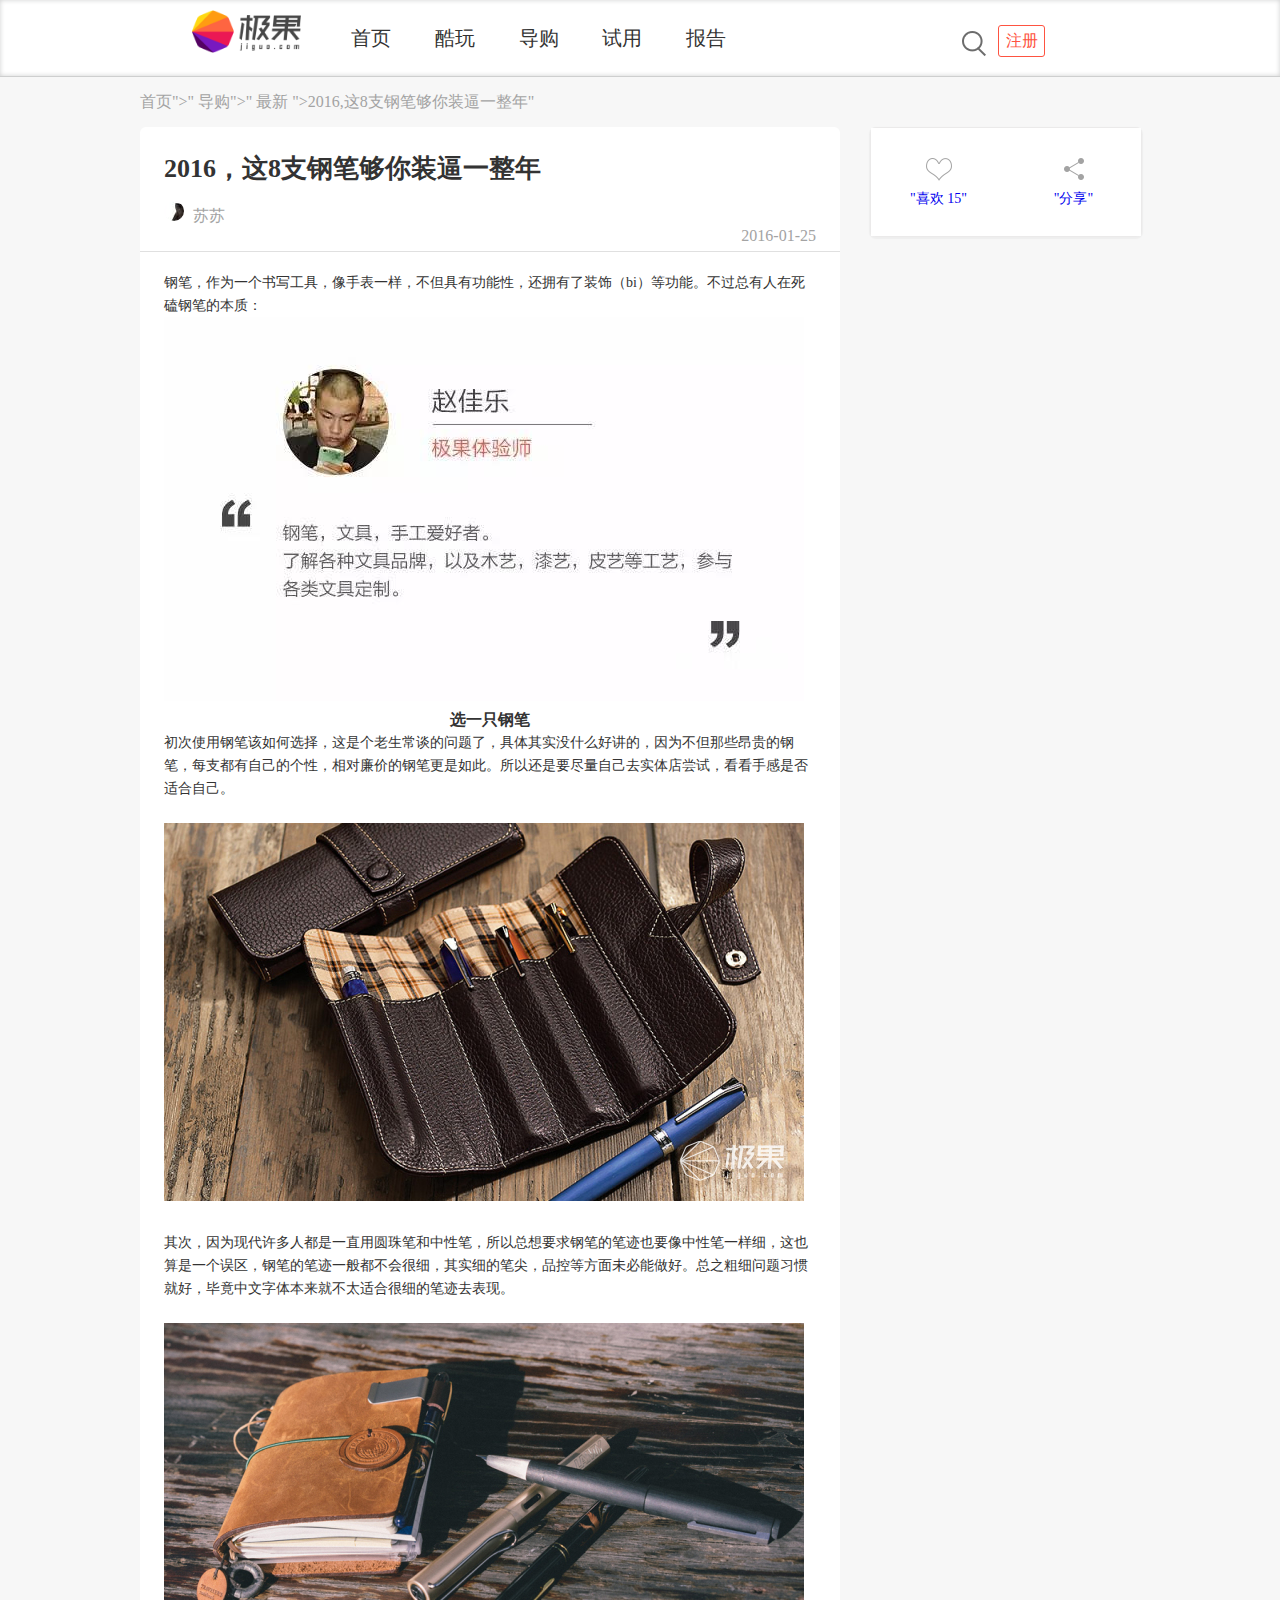
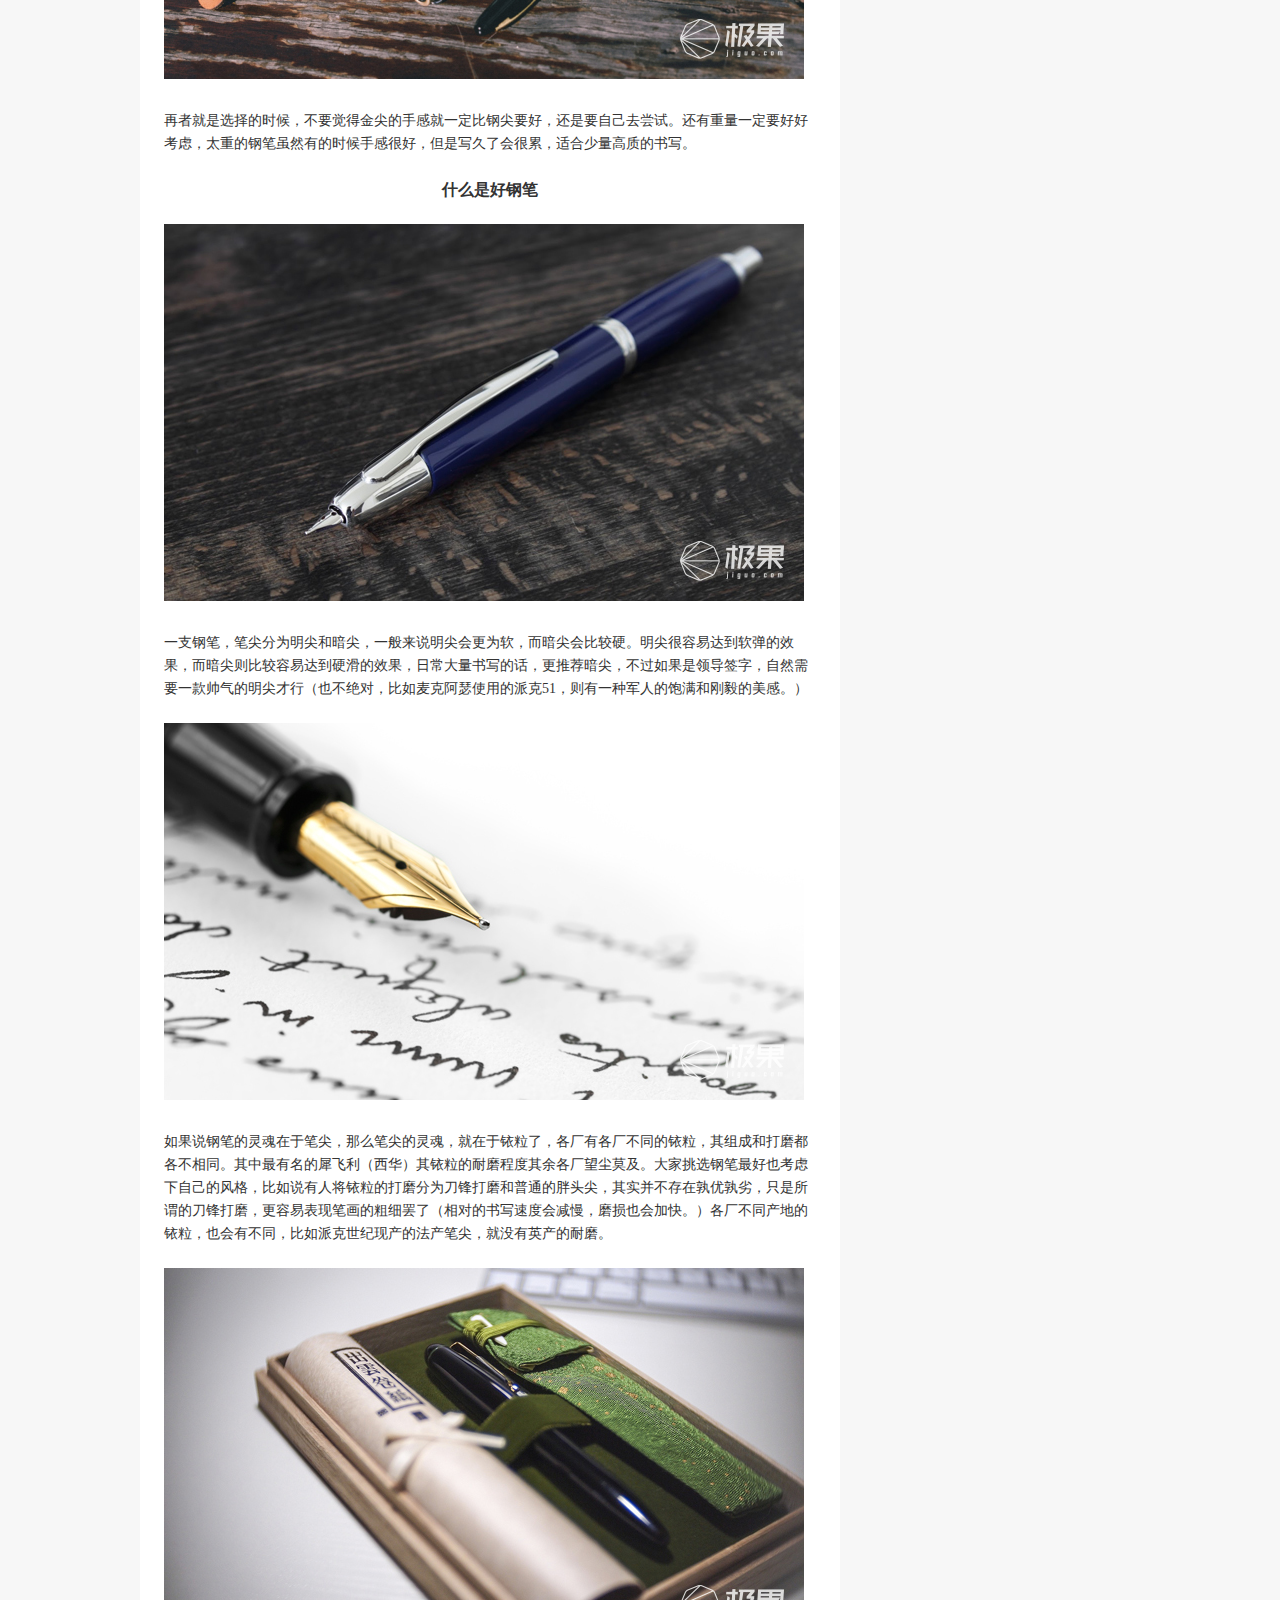
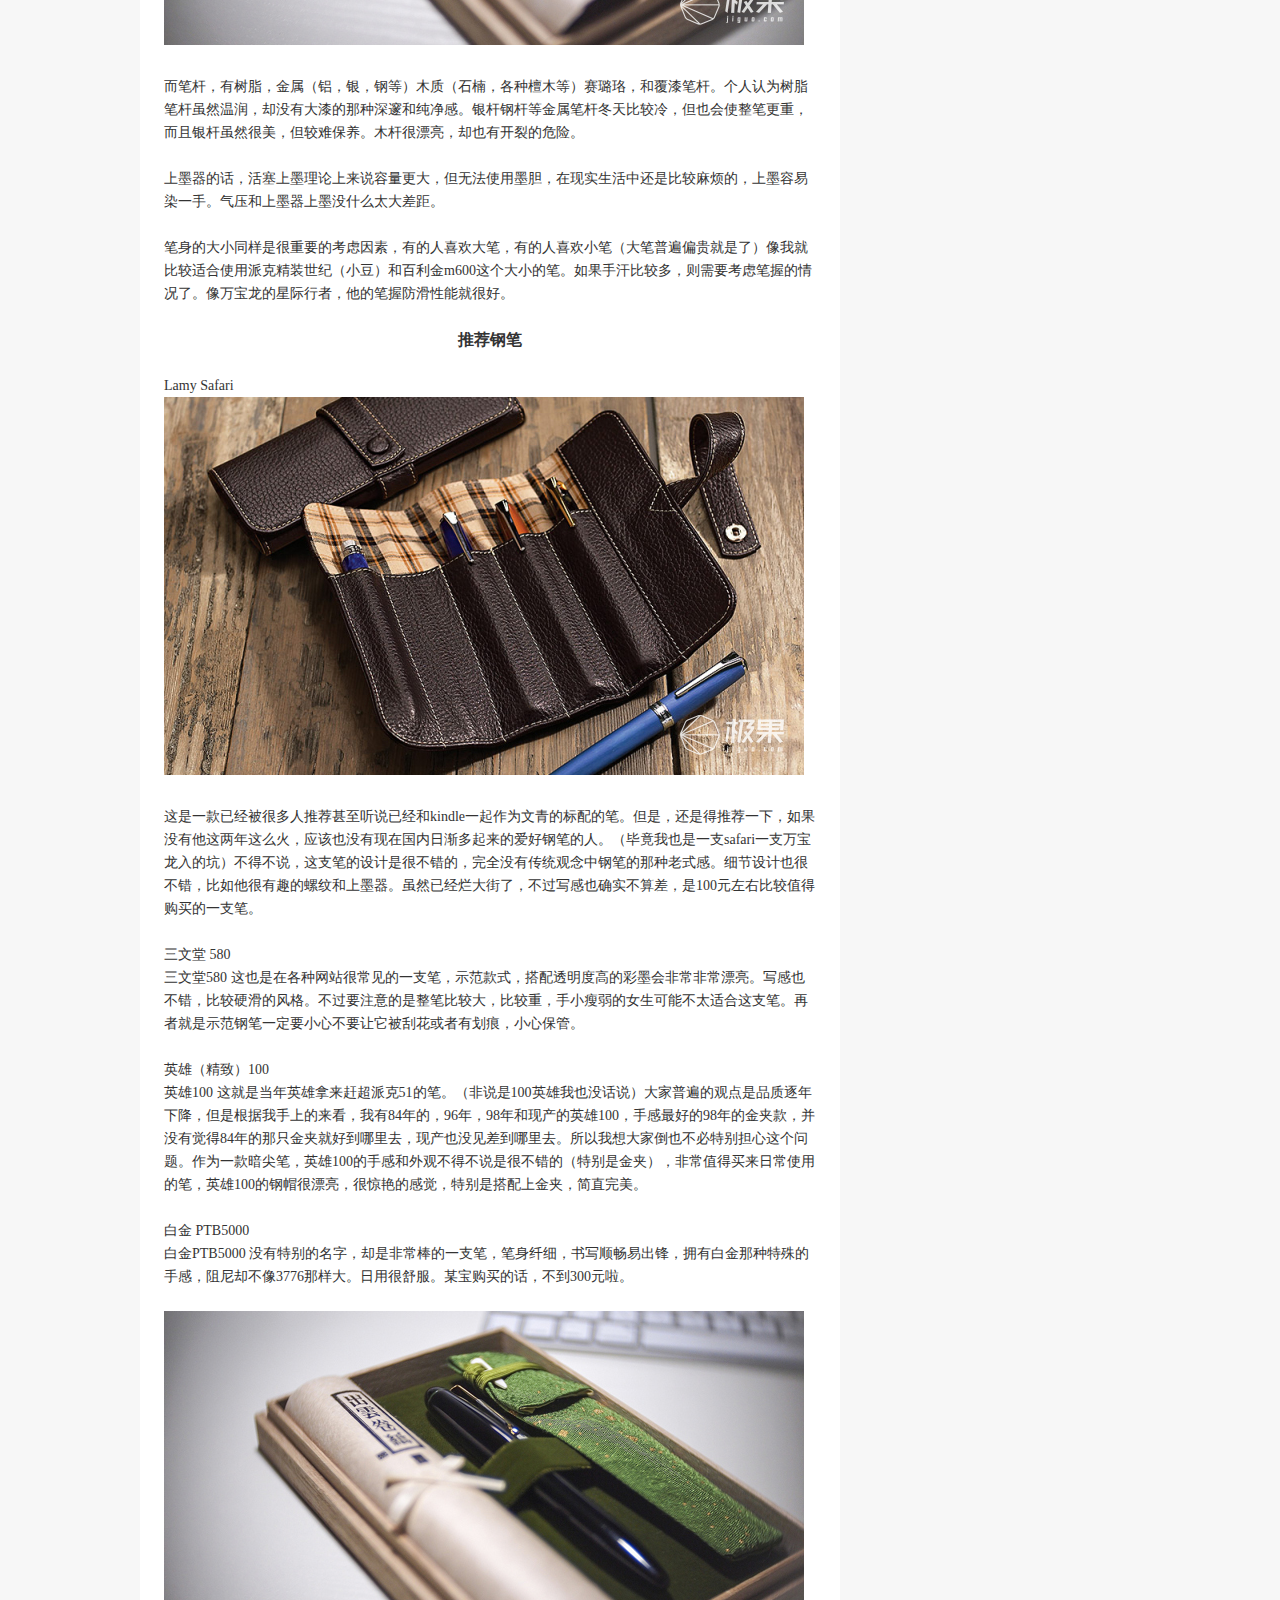
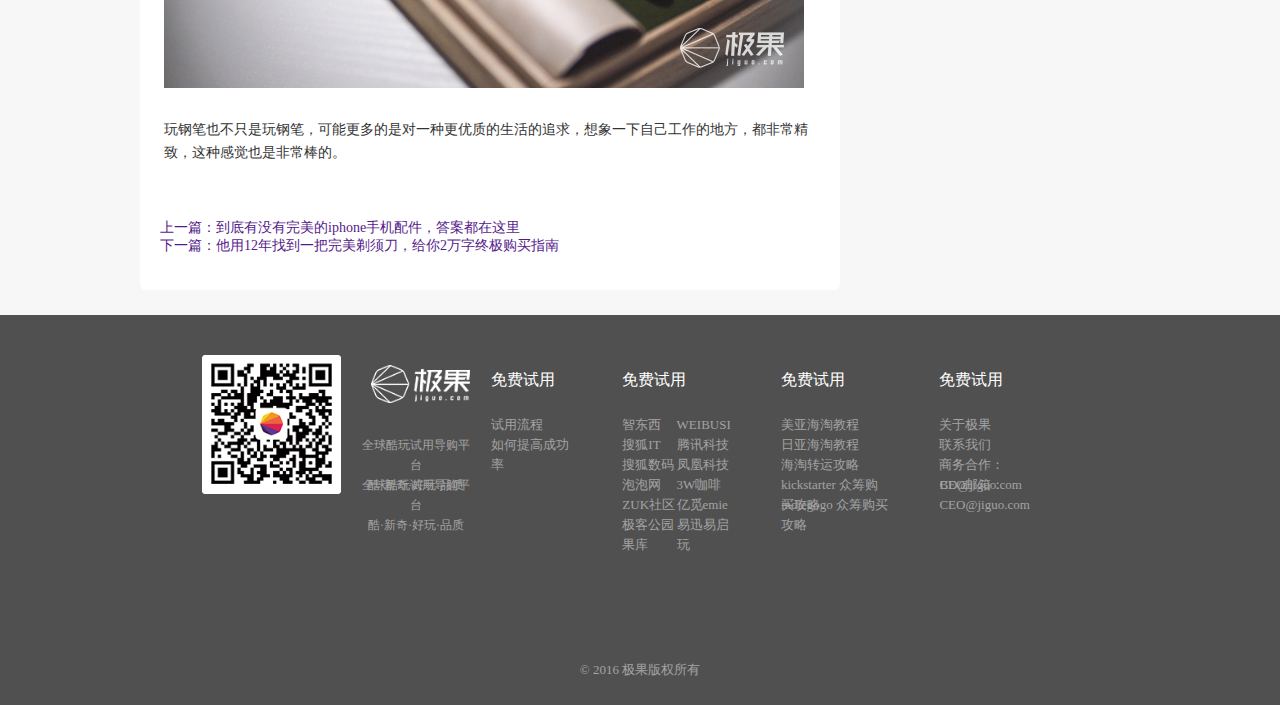
<file: detail.html>
<!DOCTYPE html>
<html lang="en">

<head>
    <meta charset="UTF-8">
    <meta http-equiv="X-UA-Compatible" content="IE=edge">
    <meta name="viewport" content="width=device-width, initial-scale=1.0">
    <title>Document</title>
    <link rel="stylesheet" href="css/public_/header.css">
    <link rel="stylesheet" href="css/public_/footer.css">
    <link rel="stylesheet" href="css/detail/detail.css">
</head>

<body>
    <!-- 头部 -->
    <div class="header">
        <div>
            <div><a href="#"><img src="img/logonew.png" alt=""></a></div>
            <div>
                <ul>
                    <li><a href="./index.html">首页</a></li>
                    <li><a href="./play/play.html">酷玩</a></li>
                    <li><a href="./guid.html">导购</a></li>
                    <li><a href="./use/use.html">试用</a></li>
                    <li><a href="./report/report.html">报告</a></li>
                </ul>
            </div>
            <div>
                <div><a href="#"><img src="../img/search.png" alt=""></a></div>
                <!-- 当登录时a标签隐藏,显示用户名 -->
                <div><a href="../regist.html">注册</a><span class="username"></span></div>
            </div>
        </div>
    </div>
    <section class="box">
        <div class="wrap">
            <div class="bread">
                <a href="index.html">首页</a>">"
                <a href="guid.html">导购</a>">"
                <a href="guid.html">最新</a>
                ">2016,这8支钢笔够你装逼一整年"
            </div>
            <div class="detail">
                <article class="listInfo">
                    <aside class="top-info">
                        <h1>2016，这8支钢笔够你装逼一整年</h1>
                        <div class="btm">
                            <div class="userInfo">
                                <span class="avt"></span>
                                <span>苏苏</span>
                            </div>
                            <div class="right">2016-01-25</div>
                        </div>
                    </aside>
                    <div class="article">
                        <p>钢笔，作为一个书写工具，像手表一样，不但具有功能性，还拥有了装饰（bi）等功能。不过总有人在死磕钢笔的本质：</p>
                        <p><img src="img/detail.jpg"></p>
                        <p class="f16 acenter"><b>选一只钢笔</b></p>
                        <p>初次使用钢笔该如何选择，这是个老生常谈的问题了，具体其实没什么好讲的，因为不但那些昂贵的钢笔，每支都有自己的个性，相对廉价的钢笔更是如此。所以还是要尽量自己去实体店尝试，看看手感是否适合自己。
                        </p>
                        <p>&nbsp;</p>
                        <p><img src="img/detail1.jpg"></p>
                        <p>&nbsp;</p>
                        <p>其次，因为现代许多人都是一直用圆珠笔和中性笔，所以总想要求钢笔的笔迹也要像中性笔一样细，这也算是一个误区，钢笔的笔迹一般都不会很细，其实细的笔尖，品控等方面未必能做好。总之粗细问题习惯就好，毕竟中文字体本来就不太适合很细的笔迹去表现。
                        </p>
                        <p>&nbsp;</p>
                        <p><img src="img/detail2.jpg"></p>
                        <p>&nbsp;</p>
                        <p>再者就是选择的时候，不要觉得金尖的手感就一定比钢尖要好，还是要自己去尝试。还有重量一定要好好考虑，太重的钢笔虽然有的时候手感很好，但是写久了会很累，适合少量高质的书写。</p>
                        <p>&nbsp;</p>
                        <p class="f16"><b>什么是好钢笔</b></p>
                        <p>&nbsp;</p>
                        <p><img src="img/detail3.jpg"></p>
                        <p>&nbsp;</p>
                        <p>一支钢笔，笔尖分为明尖和暗尖，一般来说明尖会更为软，而暗尖会比较硬。明尖很容易达到软弹的效果，而暗尖则比较容易达到硬滑的效果，日常大量书写的话，更推荐暗尖，不过如果是领导签字，自然需要一款帅气的明尖才行（也不绝对，比如麦克阿瑟使用的派克51，则有一种军人的饱满和刚毅的美感。）
                        </p>
                        <p>&nbsp;</p>
                        <p><img src="img/detail4.jpg"></p>
                        <p>&nbsp;</p>
                        <p>如果说钢笔的灵魂在于笔尖，那么笔尖的灵魂，就在于铱粒了，各厂有各厂不同的铱粒，其组成和打磨都各不相同。其中最有名的犀飞利（西华）其铱粒的耐磨程度其余各厂望尘莫及。大家挑选钢笔最好也考虑下自己的风格，比如说有人将铱粒的打磨分为刀锋打磨和普通的胖头尖，其实并不存在孰优孰劣，只是所谓的刀锋打磨，更容易表现笔画的粗细罢了（相对的书写速度会减慢，磨损也会加快。）各厂不同产地的铱粒，也会有不同，比如派克世纪现产的法产笔尖，就没有英产的耐磨。
                        </p>
                        <p>&nbsp;</p>
                        <p><img src="img/detail5.jpg"></p>
                        <p>&nbsp;</p>
                        <p>而笔杆，有树脂，金属（铝，银，钢等）木质（石楠，各种檀木等）赛璐珞，和覆漆笔杆。个人认为树脂笔杆虽然温润，却没有大漆的那种深邃和纯净感。银杆钢杆等金属笔杆冬天比较冷，但也会使整笔更重，而且银杆虽然很美，但较难保养。木杆很漂亮，却也有开裂的危险。
                        </p>
                        <p>&nbsp;</p>
                        <p>上墨器的话，活塞上墨理论上来说容量更大，但无法使用墨胆，在现实生活中还是比较麻烦的，上墨容易染一手。气压和上墨器上墨没什么太大差距。</p>
                        <p>&nbsp;</p>
                        <p>笔身的大小同样是很重要的考虑因素，有的人喜欢大笔，有的人喜欢小笔（大笔普遍偏贵就是了）像我就比较适合使用派克精装世纪（小豆）和百利金m600这个大小的笔。如果手汗比较多，则需要考虑笔握的情况了。像万宝龙的星际行者，他的笔握防滑性能就很好。
                        </p>
                        <p>&nbsp;</p>
                        <p class="f16 acenter"><b>推荐钢笔</b></p>
                        <p>&nbsp;</p>
                        <p>Lamy Safari</p>
                        <p><img src="img/detail1.jpg"></p>
                        <p>&nbsp;</p>
                        <p>这是一款已经被很多人推荐甚至听说已经和kindle一起作为文青的标配的笔。但是，还是得推荐一下，如果没有他这两年这么火，应该也没有现在国内日渐多起来的爱好钢笔的人。（毕竟我也是一支safari一支万宝龙入的坑）不得不说，这支笔的设计是很不错的，完全没有传统观念中钢笔的那种老式感。细节设计也很不错，比如他很有趣的螺纹和上墨器。虽然已经烂大街了，不过写感也确实不算差，是100元左右比较值得购买的一支笔。
                        </p>
                        <p>&nbsp;</p>
                        <p>三文堂 580</p>
                        <p>三文堂580
                            这也是在各种网站很常见的一支笔，示范款式，搭配透明度高的彩墨会非常非常漂亮。写感也不错，比较硬滑的风格。不过要注意的是整笔比较大，比较重，手小瘦弱的女生可能不太适合这支笔。再者就是示范钢笔一定要小心不要让它被刮花或者有划痕，小心保管。
                        </p>
                        <p>&nbsp;</p>
                        <p>英雄（精致）100</p>
                        <p>英雄100
                            这就是当年英雄拿来赶超派克51的笔。（非说是100英雄我也没话说）大家普遍的观点是品质逐年下降，但是根据我手上的来看，我有84年的，96年，98年和现产的英雄100，手感最好的98年的金夹款，并没有觉得84年的那只金夹就好到哪里去，现产也没见差到哪里去。所以我想大家倒也不必特别担心这个问题。作为一款暗尖笔，英雄100的手感和外观不得不说是很不错的（特别是金夹），非常值得买来日常使用的笔，英雄100的钢帽很漂亮，很惊艳的感觉，特别是搭配上金夹，简直完美。
                        </p>
                        <p>&nbsp;</p>
                        <p>白金 PTB5000</p>
                        <p>白金PTB5000 没有特别的名字，却是非常棒的一支笔，笔身纤细，书写顺畅易出锋，拥有白金那种特殊的手感，阻尼却不像3776那样大。日用很舒服。某宝购买的话，不到300元啦。</p>
                        <p>&nbsp;</p>
                        <p><img src="img/detail5.jpg"></p>
                        <p>&nbsp;</p>
                        <p>玩钢笔也不只是玩钢笔，可能更多的是对一种更优质的生活的追求，想象一下自己工作的地方，都非常精致，这种感觉也是非常棒的。</p>
                    </div>
                    <ul class="article-btm">
                        <li><a href=>上一篇：到底有没有完美的iphone手机配件，答案都在这里</a></li>
                        <li><a href=>下一篇：他用12年找到一把完美剃须刀，给你2万字终极购买指南</a></li>
                    </ul>
                </article>
                <aside class="listR">
                    <dl class="detailFeel">
                        <dd>
                            <a href="#">
                                "喜欢 15"
                            </a>
                        </dd>
                        <dd>
                            <a href="#">
                                "分享"
                            </a>
                        </dd>
                    </dl>
                </aside>
            </div>
        </div>
    </section>
    <!-- 尾部 -->
    <footer>
        <ul class="footer_main">
            <li><img src="img/code.png" alt=""></li>
            <li>
                <div class="title"><img src="img/logoImg.jpg" alt=""></div>
                <p>全球酷玩试用导购平台<br>
                    酷·新奇·好玩·品质</p>
                <p>全球酷玩试用导购平台<br>
                    酷·新奇·好玩·品质</p>
            </li>
            <li>
                <div class="top">免费试用</div>
                <ul class="text">
                    <li>试用流程</li>
                    <li>如何提高成功率</li>
                </ul>
            </li>
            <li>
                <!-- 智东西WEIBUSI
搜狐IT腾讯科技
搜狐数码凤凰科技
凤凰数码PConline
泡泡网3W咖啡
ZUK社区亿觅emie
极客公园易迅易启玩
果库 -->
                <div class="top">免费试用</div>
                <ul class="text">
                    <li><span>智东西</span><span>WEIBUSI</span> </li>
                    <li><span>搜狐IT</span><span>腾讯科技</span> </li>
                    <li><span>搜狐数码</span><span>凤凰科技</span> </li>
                    <li><span>泡泡网</span><span>3W咖啡</span> </li>
                    <li><span>ZUK社区</span><span>亿觅emie</span> </li>
                    <li><span>极客公园</span><span>易迅易启玩</span> </li>
                    <li><span>果库</span><span></span> </li>
                    <li></li>
                    <li></li>
                    <li></li>
                </ul>

            </li>
            <li>
                <div class="top">免费试用</div>
                <ul class="text">
                    <!-- 美亚海淘教程
日亚海淘教程
海淘转运攻略
kickstarter 众筹购买攻略
indiegogo 众筹购买攻略 -->
                    <li>美亚海淘教程</li>
                    <li>日亚海淘教程</li>
                    <li>海淘转运攻略</li>
                    <li>kickstarter&nbsp;众筹购买攻略</li>
                    <li>indiegogo&nbsp;众筹购买攻略</li>
                </ul>
            </li>
            <li>
                <div class="top">免费试用</div>
                <ul class="text">
                    <!-- 关于极果
联系我们
商务合作：BD@jiguo.com
CEO邮箱：CEO@jiguo.com -->
                    <li>关于极果</li>
                    <li>联系我们</li>
                    <li>商务合作：BD@jiguo.com</li>
                    <li>CEO邮箱：CEO@jiguo.com </li>
                </ul>
            </li>

        </ul>
        <p>&copy; 2016 极果版权所有</p>
    </footer>
</body>

</html>
</file>
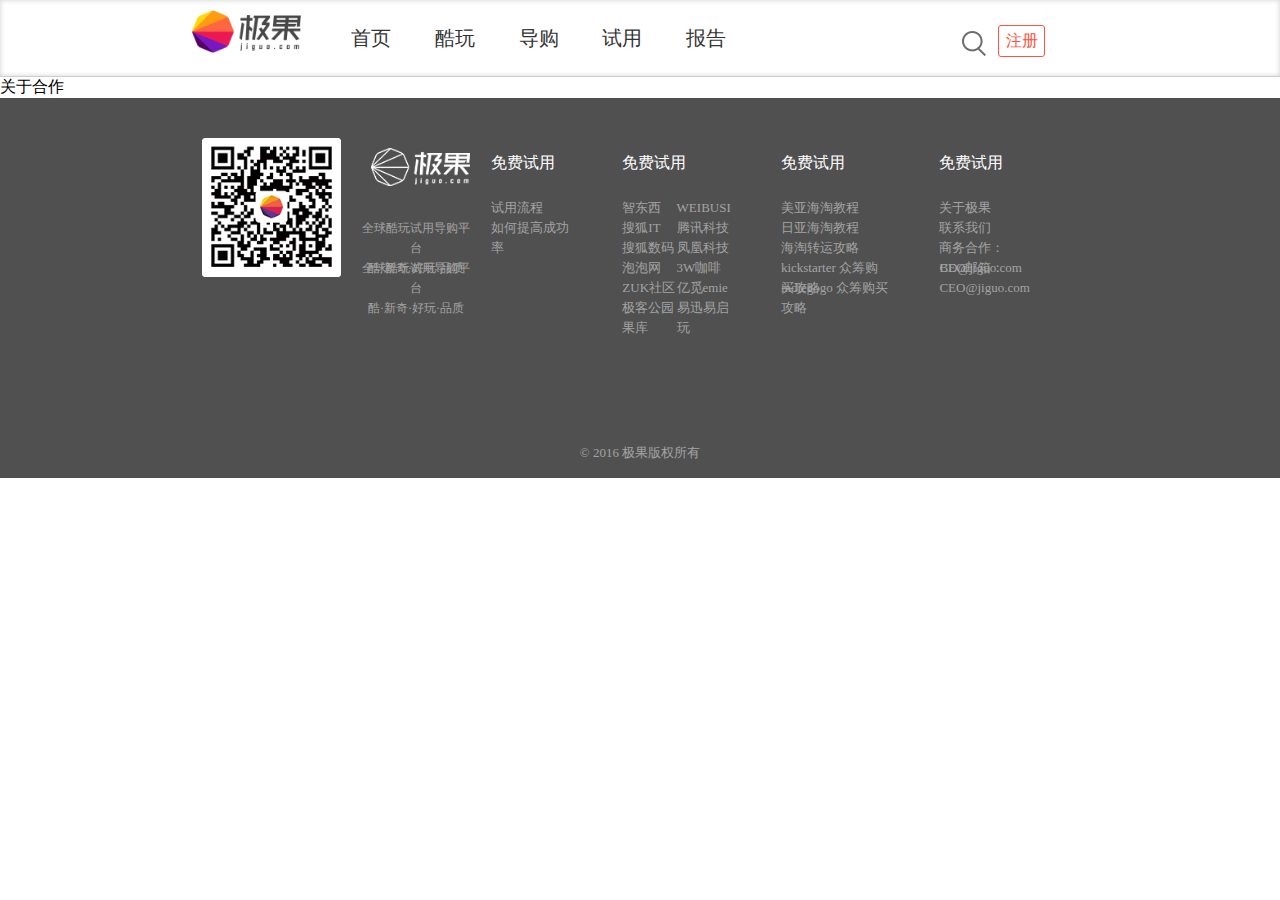
<file: help.html>
<!doctype html>
<html lang="en">
 <head>
  <meta charset="UTF-8">
  <title>帮助中心</title>
  <link rel="stylesheet" href="./css/public_/header.css">
 </head>
 <body>
	 <!-- 头部 -->
	 <div class="header">
        <div>
            <div><a href="#"><img src="./img/logonew.png" alt=""></a></div>
            <div>
                <ul>
                    <li><a href="./index.html">首页</a></li>
                    <li><a href="./play/play.html">酷玩</a></li>
                    <li><a href="./guid.html">导购</a></li>
                    <li><a href="./use/use.html">试用</a></li>
                    <li><a href="./report/report.html">报告</a></li>
                </ul>
            </div>
            <div>
                <div><a href="#"><img src="./img/search.png" alt=""></a></div>
                <!-- 当登录时a标签隐藏,显示用户名 -->
                <div><a href="./regist.html">注册</a><span class="username"></span></div>
            </div>
        </div>
    </div>
	<p>关于合作</p>
	<iframe src="./public_/footer.html" width="100%" height="380" frameborder="no" border="0" marginwidth="0"
        marginheight="0" allowtransparency="0" scrolling="no" frameborder="0"></iframe>
 </body>
</html>
</file>
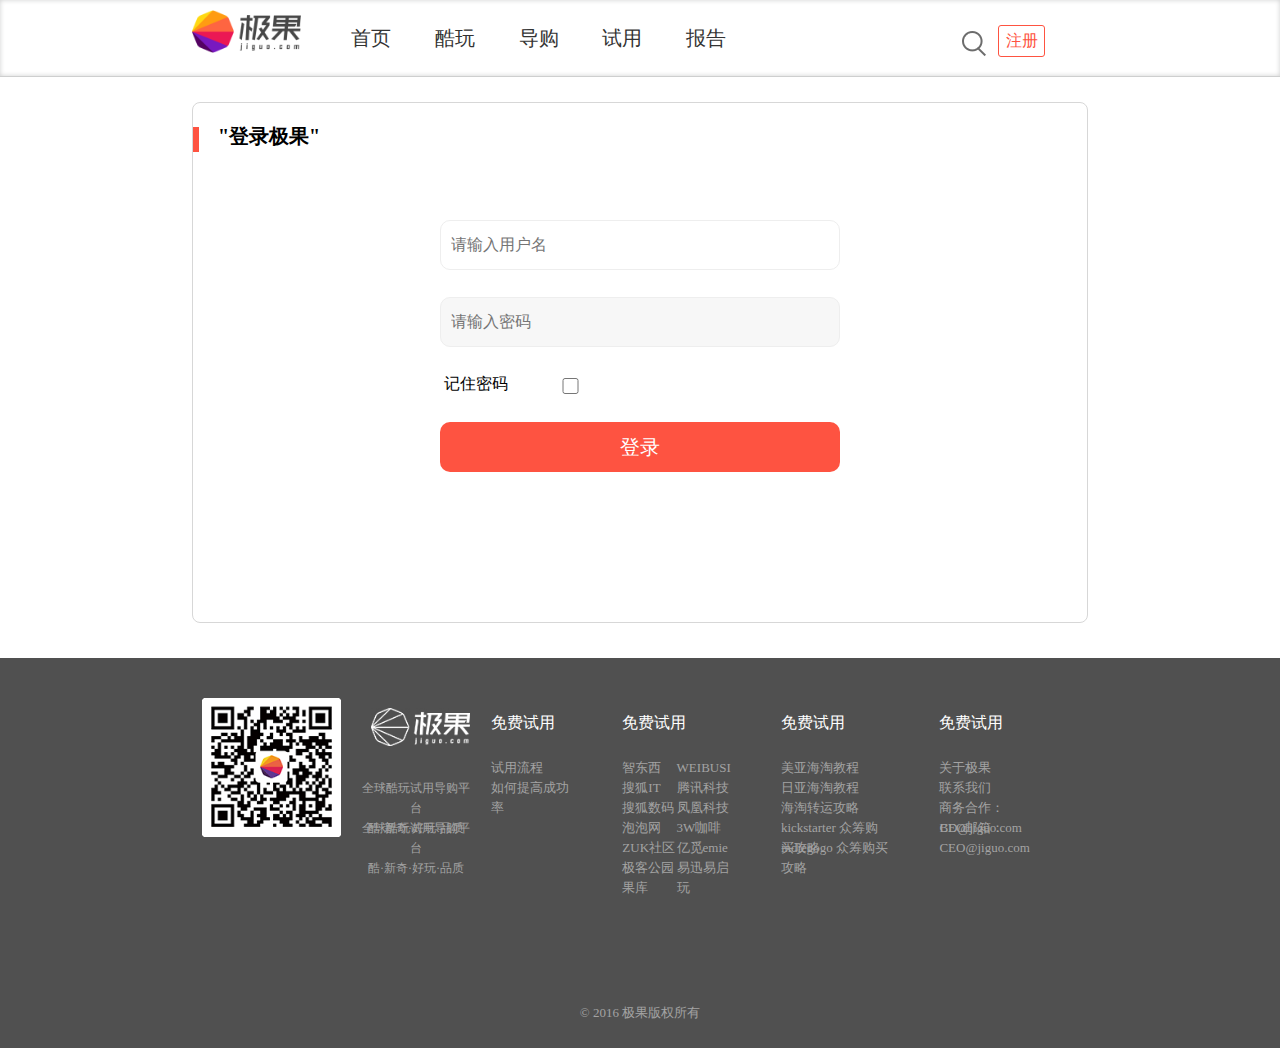
<file: login.html>
<!DOCTYPE html>
<html lang="en">

<head>
    <meta charset="UTF-8">
    <meta http-equiv="X-UA-Compatible" content="IE=edge">
    <meta name="viewport" content="width=device-width, initial-scale=1.0">
    <title>Document</title>
    <link rel="stylesheet" href="css/login/about.css">
    <link rel="stylesheet" href="css/public_/header.css">
    <link rel="stylesheet" href="css/public_/footer.css">
</head>

<body>
    <!-- 头部 -->
    <div class="header">
        <div>
            <div><a href="#"><img src="./img/logonew.png" alt="" ></a></div>
            <div>
                <ul>
                    <li><a href="./index.html">首页</a></li>
                    <li><a href="./play/play.html">酷玩</a></li>
                    <li><a href="./guid.html">导购</a></li>
                    <li><a href="./use/use.html">试用</a></li>
                    <li><a href="./report/report.html">报告</a></li>
                </ul>
            </div>
            <div>
                <div><a href="#"><img src="./img/search.png" alt=""></a></div>
                <!-- 当登录时a标签隐藏,显示用户名 -->
                <div><a href="./regist.html">注册</a><span class="username"></span></div>
            </div>
        </div>
    </div>

    <section class="report-box regMain">
        <div class="wrap regBox">
            <h2 class="title">
                "登录极果"
            </h2>
            <div id="app" class="regForm" name="my_fl"  method="get" >
                <p><input type="text" placeholder="请输入用户名" required="required" id="username" v-model="user.username">
                </p>
                <p><input type="password" placeholder="请输入密码" required="required" id="password" v-model="user.password"></p>
                <p class="right"> <input type="checkbox" class="rember" v-model="user.rember">记住密码</p>
                <p>
                    <button id="submit" @click="login" >登录</button>
                </p>
            </div>
        </div>

    </section>
    <!-- 尾部 -->
    <footer>
        <ul class="footer_main">
            <li><img src="img/code.png" alt=""></li>
            <li>
                <div class="title"><img src="img/logoImg.jpg" alt=""></div>
                <p>全球酷玩试用导购平台<br>
                    酷·新奇·好玩·品质</p>
                <p>全球酷玩试用导购平台<br>
                    酷·新奇·好玩·品质</p>
            </li>
            <li>
                <div class="top">免费试用</div>
                <ul class="text">
                    <li>试用流程</li>
                    <li>如何提高成功率</li>
                </ul>
            </li>
            <li>
                <!-- 智东西WEIBUSI
搜狐IT腾讯科技
搜狐数码凤凰科技
凤凰数码PConline
泡泡网3W咖啡
ZUK社区亿觅emie
极客公园易迅易启玩
果库 -->
                <div class="top">免费试用</div>
                <ul class="text">
                    <li><span>智东西</span><span>WEIBUSI</span> </li>
                    <li><span>搜狐IT</span><span>腾讯科技</span> </li>
                    <li><span>搜狐数码</span><span>凤凰科技</span> </li>
                    <li><span>泡泡网</span><span>3W咖啡</span> </li>
                    <li><span>ZUK社区</span><span>亿觅emie</span> </li>
                    <li><span>极客公园</span><span>易迅易启玩</span> </li>
                    <li><span>果库</span><span></span> </li>
                    <li></li>
                    <li></li>
                    <li></li>
                </ul>

            </li>
            <li>
                <div class="top">免费试用</div>
                <ul class="text">
                    <!-- 美亚海淘教程
日亚海淘教程
海淘转运攻略
kickstarter 众筹购买攻略
indiegogo 众筹购买攻略 -->
                    <li>美亚海淘教程</li>
                    <li>日亚海淘教程</li>
                    <li>海淘转运攻略</li>
                    <li>kickstarter&nbsp;众筹购买攻略</li>
                    <li>indiegogo&nbsp;众筹购买攻略</li>
                </ul>
            </li>
            <li>
                <div class="top">免费试用</div>
                <ul class="text">
                    <!-- 关于极果
联系我们
商务合作：BD@jiguo.com
CEO邮箱：CEO@jiguo.com -->
                    <li>关于极果</li>
                    <li>联系我们</li>
                    <li>商务合作：BD@jiguo.com</li>
                    <li>CEO邮箱：CEO@jiguo.com </li>
                </ul>
            </li>

        </ul>
        <p>&copy; 2016 极果版权所有</p>
    </footer>

</body>

</html>
<script src="./js/vue.js"></script>
<script src="./js/Mycookie(1).js"></script>
<script>
const vv=new Vue({
    el:'#app',
    data:{
        user:{
            username:'',
            password:'',
            rember:false,
            phone:'',
        }
    },
    mounted() {
        this.updatas();
    },
    methods:{
        login(){
            
            if(this.user.username==getCookie('username') && this.user.password==getCookie('password')){
                if(!this.user.rember){
                clearCookie();
            }
               
                window.location.href='./index.html'
            }else{
                alert('密码输入有误')
                window.location.href='./login.html'
            }
            
            // setCookie('username',this.user.username,1)
            // setCookie('password',this.user.password,1)
            // setCookie('phone',this.user.phone,1)
            // setCookie('rember',this.user.rember,1)
        },
        updatas(){
            this.user.username=getCookie('username');
            this.user.rember=getCookie('rember');
        }
    },
   
});
</script>
</file>
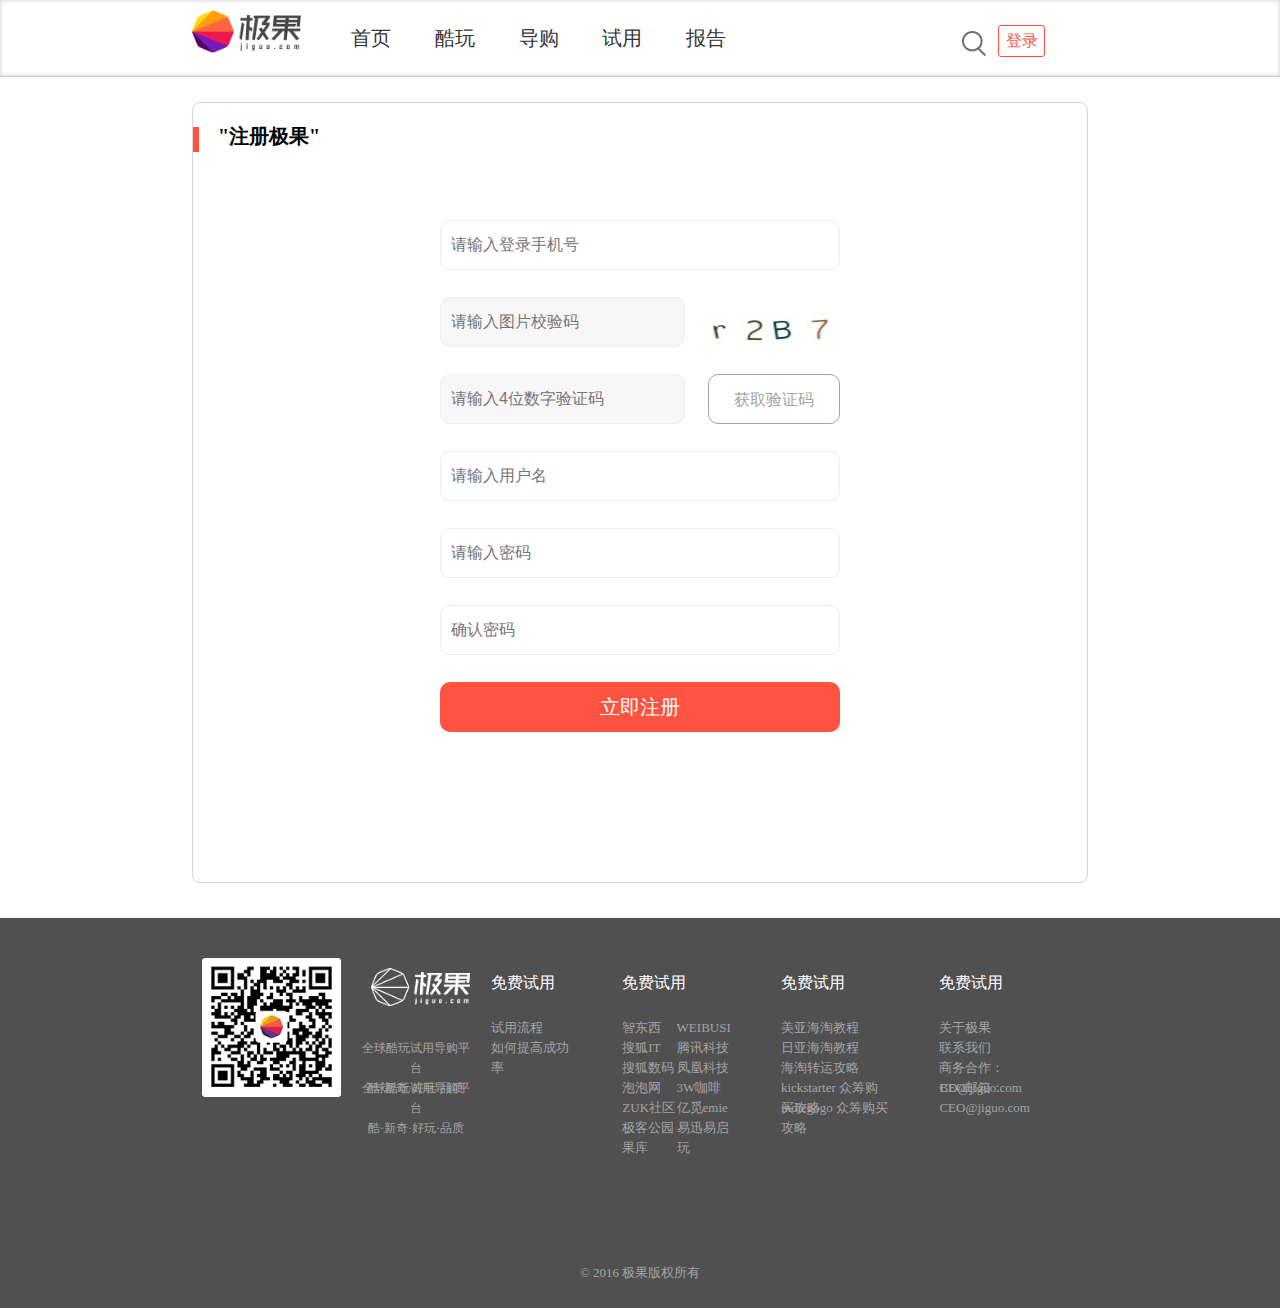
<file: regist.html>
<!DOCTYPE html>
<html lang="en">

<head>
    <meta charset="UTF-8">
    <meta http-equiv="X-UA-Compatible" content="IE=edge">
    <meta name="viewport" content="width=device-width, initial-scale=1.0">
    <title>Document</title>
    <link rel="stylesheet" href="css/register/about.css">
    <link rel="stylesheet" href="css/public_/header.css">
    <link rel="stylesheet" href="css/public_/footer.css">
</head>

<body>
    <!-- 头部 -->
    <div class="header">
        <div>
            <div><a href="#"><img src="./img/logonew.png" alt=""></a></div>
            <div>
                <ul>
                    <li><a href="./index.html">首页</a></li>
                    <li><a href="./play/play.html">酷玩</a></li>
                    <li><a href="./guid.html">导购</a></li>
                    <li><a href="./use/use.html">试用</a></li>
                    <li><a href="./report/report.html">报告</a></li>
                </ul>
            </div>
            <div>
                <div><a href="#"><img src="./img/search.png" alt=""></a></div>
                <!-- 当登录时a标签隐藏,显示用户名 -->
                <div><a href="./login.html">登录</a><span class="username"></span></div>
            </div>
        </div>
    </div>
    <section class="report-box regMain">
        <div class="wrap regBox">
            <h2 class="title">
                "注册极果"
            </h2>
            <!-- action="./login.html" -->
            <form id="app" class="regForm" action="./login.html" name="my_fl"   method="get" >
                <p><input type="text" placeholder="请输入登录手机号" pattern="^1[1-9][0-9]{9}$" required="required" v-model="user.phone"
                        name="tel"></p>
                <p><input type="text" placeholder="请输入图片校验码" required="required" name="imgCode">
                    <img src="img/imgCode.jpg" width="132" height="35">
                </p>
                <p><input type="text" placeholder="请输入4位数字验证码" pattern="^\d{4}$" required="required" name="code">
                    <a href="#" class="getCode">获取验证码</a>
                </p>
                <p><input type="text" placeholder="请输入用户名" required="required" v-model="user.username">
                </p>
                <p><input type="password" placeholder="请输入密码" required="required" name="psw1" v-model="user.password"></p>
                <p><input type="password" placeholder="确认密码" required="required" name="psw2">
                </p>
                <p>
                    <button id="submit" @click="reg">立即注册</button>
                </p>
            </form>
        </div>

    </section>
    <!-- 尾部 -->
    <footer>
        <ul class="footer_main">
            <li><img src="img/code.png" alt=""></li>
            <li>
                <div class="title"><img src="img/logoImg.jpg" alt=""></div>
                <p>全球酷玩试用导购平台<br>
                    酷·新奇·好玩·品质</p>
                <p>全球酷玩试用导购平台<br>
                    酷·新奇·好玩·品质</p>
            </li>
            <li>
                <div class="top">免费试用</div>
                <ul class="text">
                    <li>试用流程</li>
                    <li>如何提高成功率</li>
                </ul>
            </li>
            <li>
                <!-- 智东西WEIBUSI
搜狐IT腾讯科技
搜狐数码凤凰科技
凤凰数码PConline
泡泡网3W咖啡
ZUK社区亿觅emie
极客公园易迅易启玩
果库 -->
                <div class="top">免费试用</div>
                <ul class="text">
                    <li><span>智东西</span><span>WEIBUSI</span> </li>
                    <li><span>搜狐IT</span><span>腾讯科技</span> </li>
                    <li><span>搜狐数码</span><span>凤凰科技</span> </li>
                    <li><span>泡泡网</span><span>3W咖啡</span> </li>
                    <li><span>ZUK社区</span><span>亿觅emie</span> </li>
                    <li><span>极客公园</span><span>易迅易启玩</span> </li>
                    <li><span>果库</span><span></span> </li>
                    <li></li>
                    <li></li>
                    <li></li>
                </ul>

            </li>
            <li>
                <div class="top">免费试用</div>
                <ul class="text">
                    <!-- 美亚海淘教程
日亚海淘教程
海淘转运攻略
kickstarter 众筹购买攻略
indiegogo 众筹购买攻略 -->
                    <li>美亚海淘教程</li>
                    <li>日亚海淘教程</li>
                    <li>海淘转运攻略</li>
                    <li>kickstarter&nbsp;众筹购买攻略</li>
                    <li>indiegogo&nbsp;众筹购买攻略</li>
                </ul>
            </li>
            <li>
                <div class="top">免费试用</div>
                <ul class="text">
                    <!-- 关于极果
联系我们
商务合作：BD@jiguo.com
CEO邮箱：CEO@jiguo.com -->
                    <li>关于极果</li>
                    <li>联系我们</li>
                    <li>商务合作：BD@jiguo.com</li>
                    <li>CEO邮箱：CEO@jiguo.com </li>
                </ul>
            </li>

        </ul>
        <p>&copy; 2016 极果版权所有</p>
    </footer>
</body>

</html>
<script src="./js/vue.js"></script>
<script src="./js/Mycookie(1).js"></script>
<script>
const vv=new Vue({
    el:'#app',
    data:{
        user:{
            username:'',
            password:'',
            rember:true,
            phone:''
        }
    },
    methods:{
        reg(){
            setCookie('username',this.user.username,1)
            setCookie('password',this.user.password,1)
            setCookie('phone',this.user.phone,1)
            setCookie('rember',this.user.rember,1)
        }
    }
});
</script>
<!-- <script src="./js/regist.js"></script> -->
</file>
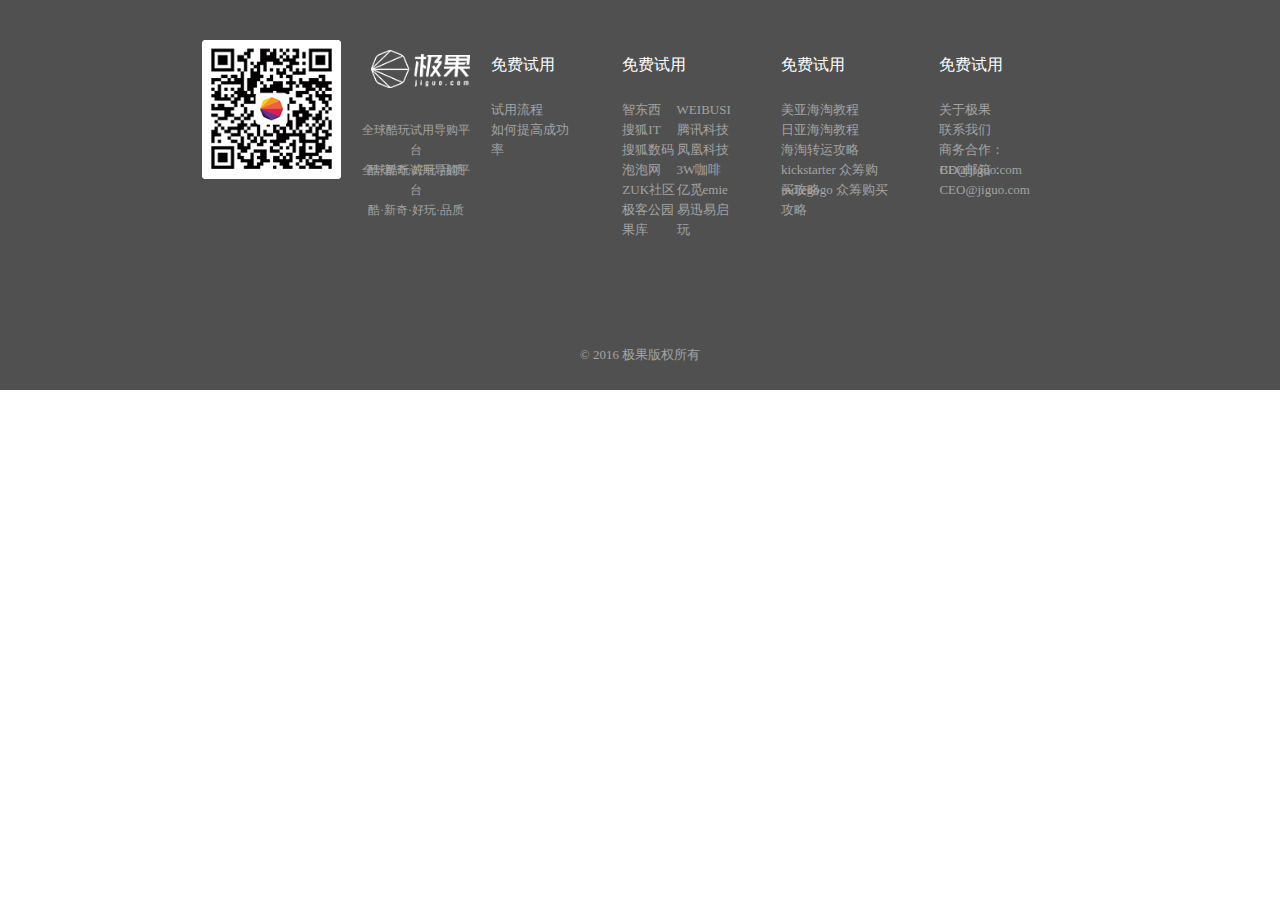
<file: public_/footer.html>
<!DOCTYPE html>
<html lang="en">

<head>
    <meta charset="UTF-8">
    <meta http-equiv="X-UA-Compatible" content="IE=edge">
    <meta name="viewport" content="width=device-width, initial-scale=1.0">
    <title>Document</title>
    <link rel="stylesheet" href="../css/public_/footer.css">
</head>

<body>
    <!-- 尾部 -->
    <footer>
        <ul class="footer_main">
            <li><img src="../img/code.png" alt=""></li>
            <li>
                <div class="title"><img src="../img/logoImg.jpg" alt=""></div>
                <p>全球酷玩试用导购平台<br>
                    酷·新奇·好玩·品质</p>
                <p>全球酷玩试用导购平台<br>
                    酷·新奇·好玩·品质</p>
            </li>
            <li>
                <div class="top">免费试用</div>
                <ul class="text">
                    <li>试用流程</li>
                    <li>如何提高成功率</li>
                </ul>
            </li>
            <li>
                <!-- 智东西WEIBUSI
搜狐IT腾讯科技
搜狐数码凤凰科技
凤凰数码PConline
泡泡网3W咖啡
ZUK社区亿觅emie
极客公园易迅易启玩
果库 -->
                <div class="top">免费试用</div>
                <ul class="text">
                    <li><span>智东西</span><span>WEIBUSI</span> </li>
                    <li><span>搜狐IT</span><span>腾讯科技</span> </li>
                    <li><span>搜狐数码</span><span>凤凰科技</span> </li>
                    <li><span>泡泡网</span><span>3W咖啡</span> </li>
                    <li><span>ZUK社区</span><span>亿觅emie</span> </li>
                    <li><span>极客公园</span><span>易迅易启玩</span> </li>
                    <li><span>果库</span><span></span> </li>
                    <li></li>
                    <li></li>
                    <li></li>
                </ul>

            </li>
            <li>
                <div class="top">免费试用</div>
                <ul class="text">
                    <!-- 美亚海淘教程
日亚海淘教程
海淘转运攻略
kickstarter 众筹购买攻略
indiegogo 众筹购买攻略 -->
                    <li>美亚海淘教程</li>
                    <li>日亚海淘教程</li>
                    <li>海淘转运攻略</li>
                    <li>kickstarter&nbsp;众筹购买攻略</li>
                    <li>indiegogo&nbsp;众筹购买攻略</li>
                </ul>
            </li>
            <li>
                <div class="top">免费试用</div>
                <ul class="text">
                    <!-- 关于极果
联系我们
商务合作：BD@jiguo.com
CEO邮箱：CEO@jiguo.com -->
                    <li>关于极果</li>
                    <li>联系我们</li>
                    <li>商务合作：BD@jiguo.com</li>
                    <li>CEO邮箱：CEO@jiguo.com </li>
                </ul>
            </li>

        </ul>
        <p>&copy; 2016 极果版权所有</p>
    </footer>

</body>

</html>
</file>
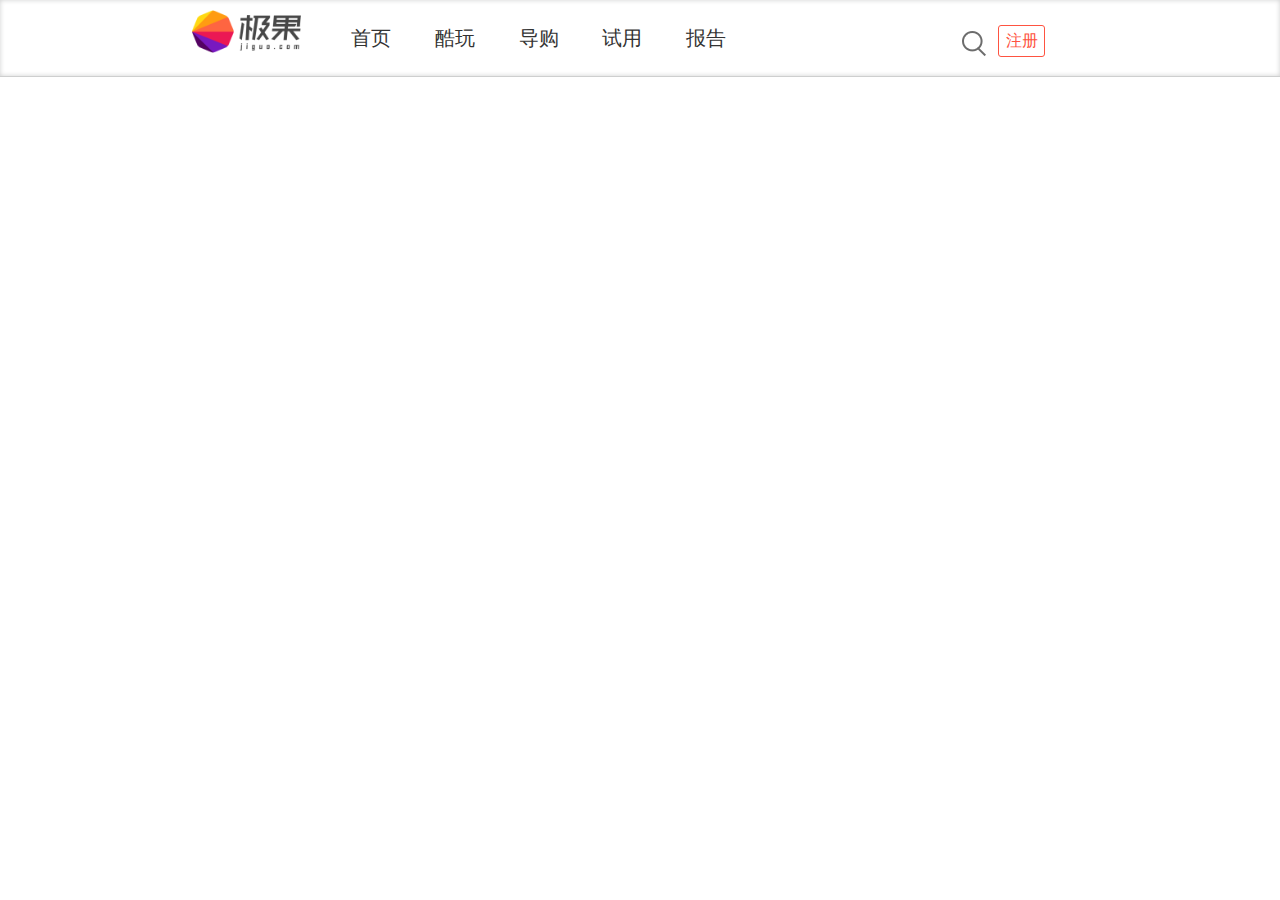
<file: public_/header.html>
<!DOCTYPE html>
<html lang="en">

<head>
    <meta charset="UTF-8">
    <meta http-equiv="X-UA-Compatible" content="IE=edge">
    <meta name="viewport" content="width=device-width, initial-scale=1.0">
    <title>Document</title>
    <link rel="stylesheet" href="../css/public_/header.css">
</head>

<body>
    <!-- 头部 -->
    <div class="header">
        <div>
            <div><a href="#"><img src="../img/logonew.png" alt=""></a></div>
            <div>
                <ul>
                    <li><a href="../index.html">首页</a>

                    </li>
                    <li><a href="../play/play.html">酷玩</a></li>
                    <li><a href="../guid.html">导购</a></li>
                    <li><a href="../use/use.html">试用</a></li>
                    <li><a href="../report/report.html">报告</a></li>
                </ul>
            </div>
            <div>
                <div><a href="#"><img src="../img/search.png" alt=""></a></div>
                <!-- 当登录时a标签隐藏,显示用户名 -->
                <div><a href="../regist.html">注册</a><span class="username"></span></div>
            </div>
        </div>
    </div>

</body>

</html>
</file>
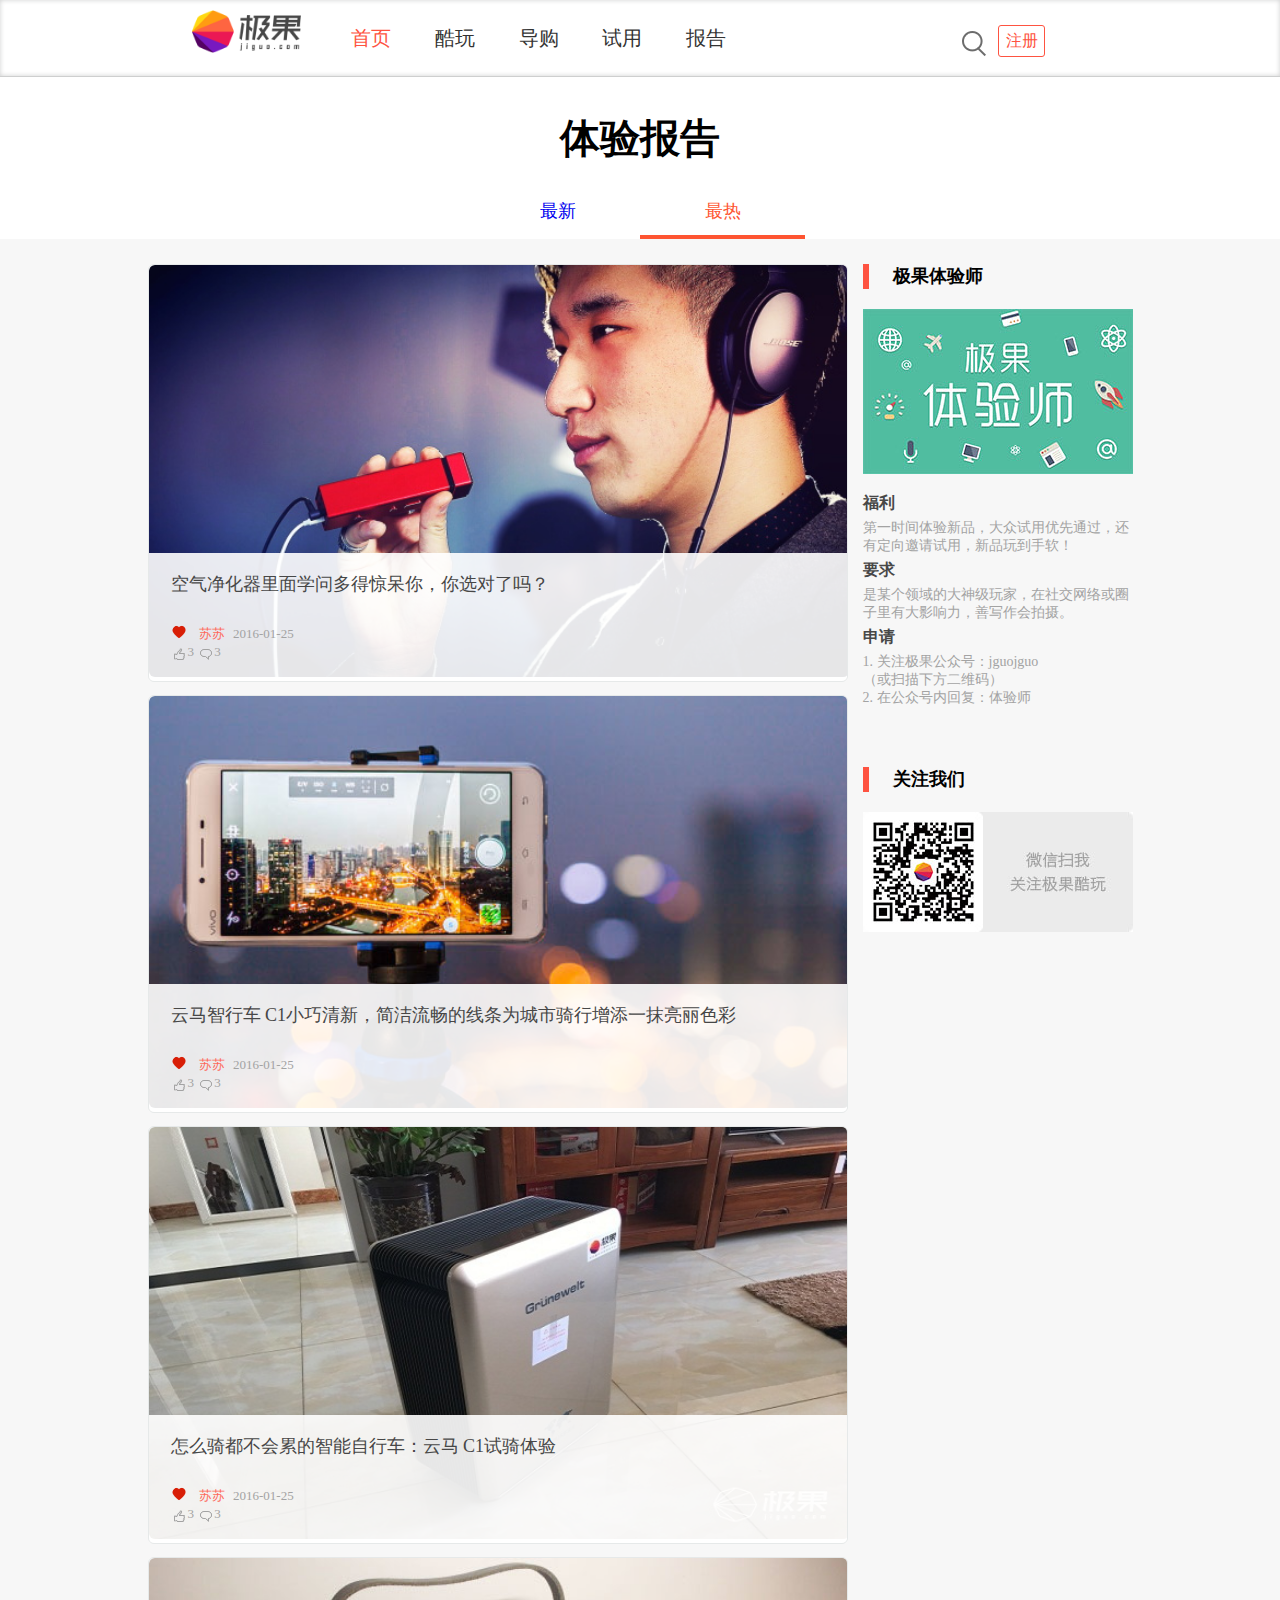
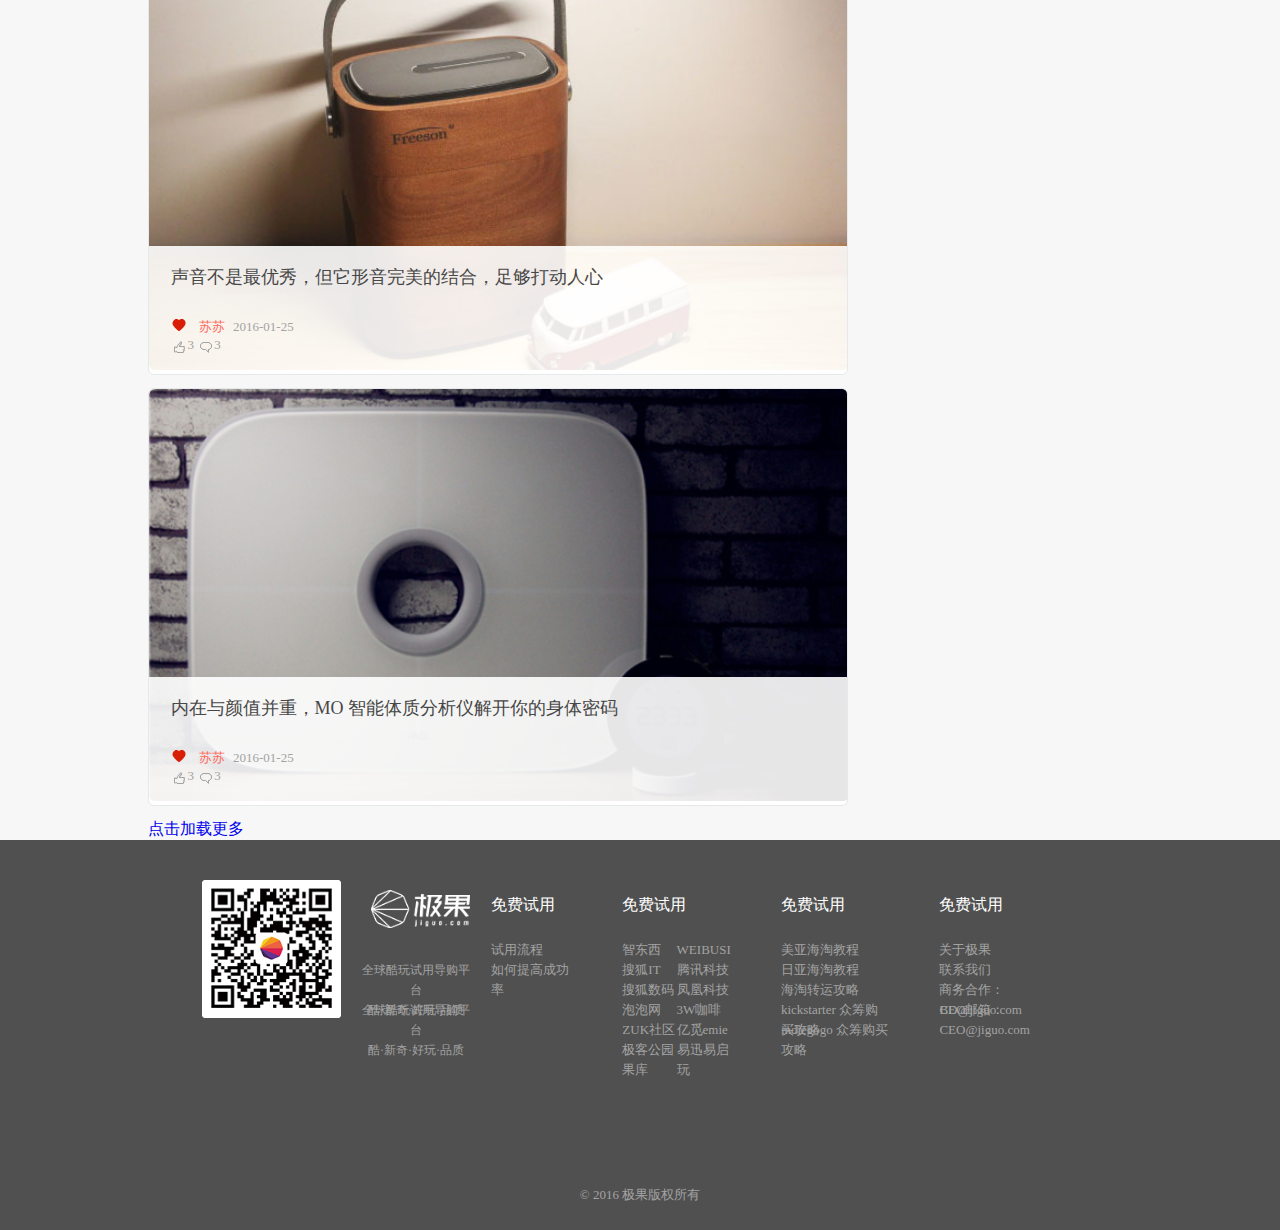
<file: report/hot.html>
<!DOCTYPE html>
<html lang="en">

<head>
    <meta charset="UTF-8">
    <meta http-equiv="X-UA-Compatible" content="IE=edge">
    <meta name="viewport" content="width=device-width, initial-scale=1.0">
    <title>Document</title>
    <link rel="stylesheet" href="../css/report/about.css">
    <link rel="stylesheet" href="../css/public_/header.css">
    <link rel="stylesheet" href="../css/public_/footer.css">
</head>

<body>
    <!-- 头部 -->
    <div class="header">
        <div>
            <div><a href="#"><img src="../img/logonew.png" alt=""></a></div>
            <div>
                <ul>
                    <li><a href="../index.html" class="ac">首页</a>

                    </li>
                    <li><a href="../play/play.html">酷玩</a></li>
                    <li><a href="../guid.html">导购</a></li>
                    <li><a href="../use/use.html">试用</a></li>
                    <li><a href="../report/report.html">报告</a></li>
                </ul>
            </div>
            <div>
                <div><a href="#"><img src="../img/search.png" alt=""></a></div>
                <!-- 当登录时a标签隐藏,显示用户名 -->
                <div><a href="../regist.html">注册</a><span class="username"></span></div>
            </div>
        </div>
    </div>
    <section class="wrap report-top">
        <h1>体验报告</h1>
        <nav class="report-nav">
            <a href="report.html">最新</a>
            <a href="hot.html" class="on">最热</a>
        </nav>
    </section>
    <!--体验报告-->
    <section class="report-box">
        <div class="wrap report pad25 fix">
            <div class="listInfo left">
                <ul id="myDiv">
                    <li>
                        <a href="#">
                            <img src="../img/bg8.jpg" width="700" height="412">
                            <div class="info">
                                <p class="title">空气净化器里面学问多得惊呆你，你选对了吗？</p>
                                <div class="btm fix">
                                    <div class="userInfo left">
                                        <span class="avt"></span>
                                        <span class="name">苏苏</span>
                                        <span class="time">2016-01-25</span>
                                    </div>
                                    <div class="right icon">
                                        <span class="zan">3</span>
                                        <span class="look">3</span>
                                    </div>
                                </div>
                            </div>
                        </a>
                    </li>
                    <li>
                        <a href="#">
                            <img src="../img/bg7.jpg" width="700" height="412">
                            <div class="info">
                                <p class="title">云马智行车 C1小巧清新，简洁流畅的线条为城市骑行增添一抹亮丽色彩</p>
                                <div class="btm fix">
                                    <div class="userInfo left">
                                        <span class="avt"></span>
                                        <span class="name">苏苏</span>
                                        <span class="time">2016-01-25</span>
                                    </div>
                                    <div class="right icon">
                                        <span class="zan">3</span>
                                        <span class="look">3</span>
                                    </div>
                                </div>
                            </div>
                        </a>
                    </li>
                    <li>
                        <a href="#">
                            <img src="../img/bg6.jpg" width="700" height="412">
                            <div class="info">
                                <p class="title">怎么骑都不会累的智能自行车：云马 C1试骑体验</p>
                                <div class="btm fix">
                                    <div class="userInfo left">
                                        <span class="avt"></span>
                                        <span class="name">苏苏</span>
                                        <span class="time">2016-01-25</span>
                                    </div>
                                    <div class="right icon">
                                        <span class="zan">3</span>
                                        <span class="look">3</span>
                                    </div>
                                </div>
                            </div>
                        </a>
                    </li>
                    <li>
                        <a href="#">
                            <img src="../img/bg4.jpg" width="700" height="412">
                            <div class="info">
                                <p class="title">声音不是最优秀，但它形音完美的结合，足够打动人心</p>
                                <div class="btm fix">
                                    <div class="userInfo left">
                                        <span class="avt"></span>
                                        <span class="name">苏苏</span>
                                        <span class="time">2016-01-25</span>
                                    </div>
                                    <div class="right icon">
                                        <span class="zan">3</span>
                                        <span class="look">3</span>
                                    </div>
                                </div>
                            </div>
                        </a>
                    </li>
                    <li>
                        <a href="#">
                            <img src="../img/bg5.jpg" width="700" height="412">
                            <div class="info">
                                <p class="title">内在与颜值并重，MO 智能体质分析仪解开你的身体密码</p>
                                <div class="btm fix">
                                    <div class="userInfo left">
                                        <span class="avt"></span>
                                        <span class="name">苏苏</span>
                                        <span class="time">2016-01-25</span>
                                    </div>
                                    <div class="right icon">
                                        <span class="zan">3</span>
                                        <span class="look">3</span>
                                    </div>
                                </div>
                            </div>
                        </a>
                    </li>
                </ul>
                <div class="playMore">
                    <a href="#" class="more-btn" id="report-btn">点击加载更多</a>
                </div>
            </div>
            <aside class="listR right">
                <div class="ty">
                    <h2 class="title">极果体验师</h2>
                    <figure class="imgBox"><img src="../img/tiyanImg.jpg" /></figure>
                    <div class="info">
                        <h5>福利</h5>
                        <p class="text">第一时间体验新品，大众试用优先通过，还有定向邀请试用，新品玩到手软！</p>
                        <h5>要求</h5>
                        <p class="text">是某个领域的大神级玩家，在社交网络或圈子里有大影响力，善写作会拍摄。</p>
                        <h5>申请</h5>
                        <p class="text">1. 关注极果公众号：jguojguo<br>（或扫描下方二维码）<br>2. 在公众号内回复：体验师</p>
                    </div>
                </div>
                <div class="guanzhu">
                    <h2 class="title">关注我们</h2>
                    <figure class="imgBox"><img src="../img/myCode.jpg" /></figure>
                </div>
            </aside>
        </div>
    </section>
    <!-- 尾部 -->
    <footer>
        <ul class="footer_main">
            <li><img src="../img/code.png" alt=""></li>
            <li>
                <div class="title"><img src="../img/logoImg.jpg" alt=""></div>
                <p>全球酷玩试用导购平台<br>
                    酷·新奇·好玩·品质</p>
                <p>全球酷玩试用导购平台<br>
                    酷·新奇·好玩·品质</p>
            </li>
            <li>
                <div class="top">免费试用</div>
                <ul class="text">
                    <li>试用流程</li>
                    <li>如何提高成功率</li>
                </ul>
            </li>
            <li>
                <!-- 智东西WEIBUSI
搜狐IT腾讯科技
搜狐数码凤凰科技
凤凰数码PConline
泡泡网3W咖啡
ZUK社区亿觅emie
极客公园易迅易启玩
果库 -->
                <div class="top">免费试用</div>
                <ul class="text">
                    <li><span>智东西</span><span>WEIBUSI</span> </li>
                    <li><span>搜狐IT</span><span>腾讯科技</span> </li>
                    <li><span>搜狐数码</span><span>凤凰科技</span> </li>
                    <li><span>泡泡网</span><span>3W咖啡</span> </li>
                    <li><span>ZUK社区</span><span>亿觅emie</span> </li>
                    <li><span>极客公园</span><span>易迅易启玩</span> </li>
                    <li><span>果库</span><span></span> </li>
                    <li></li>
                    <li></li>
                    <li></li>
                </ul>

            </li>
            <li>
                <div class="top">免费试用</div>
                <ul class="text">
                    <!-- 美亚海淘教程
日亚海淘教程
海淘转运攻略
kickstarter 众筹购买攻略
indiegogo 众筹购买攻略 -->
                    <li>美亚海淘教程</li>
                    <li>日亚海淘教程</li>
                    <li>海淘转运攻略</li>
                    <li>kickstarter&nbsp;众筹购买攻略</li>
                    <li>indiegogo&nbsp;众筹购买攻略</li>
                </ul>
            </li>
            <li>
                <div class="top">免费试用</div>
                <ul class="text">
                    <!-- 关于极果
联系我们
商务合作：BD@jiguo.com
CEO邮箱：CEO@jiguo.com -->
                    <li>关于极果</li>
                    <li>联系我们</li>
                    <li>商务合作：BD@jiguo.com</li>
                    <li>CEO邮箱：CEO@jiguo.com </li>
                </ul>
            </li>

        </ul>
        <p>&copy; 2016 极果版权所有</p>
    </footer>
</body>

</html>
</file>
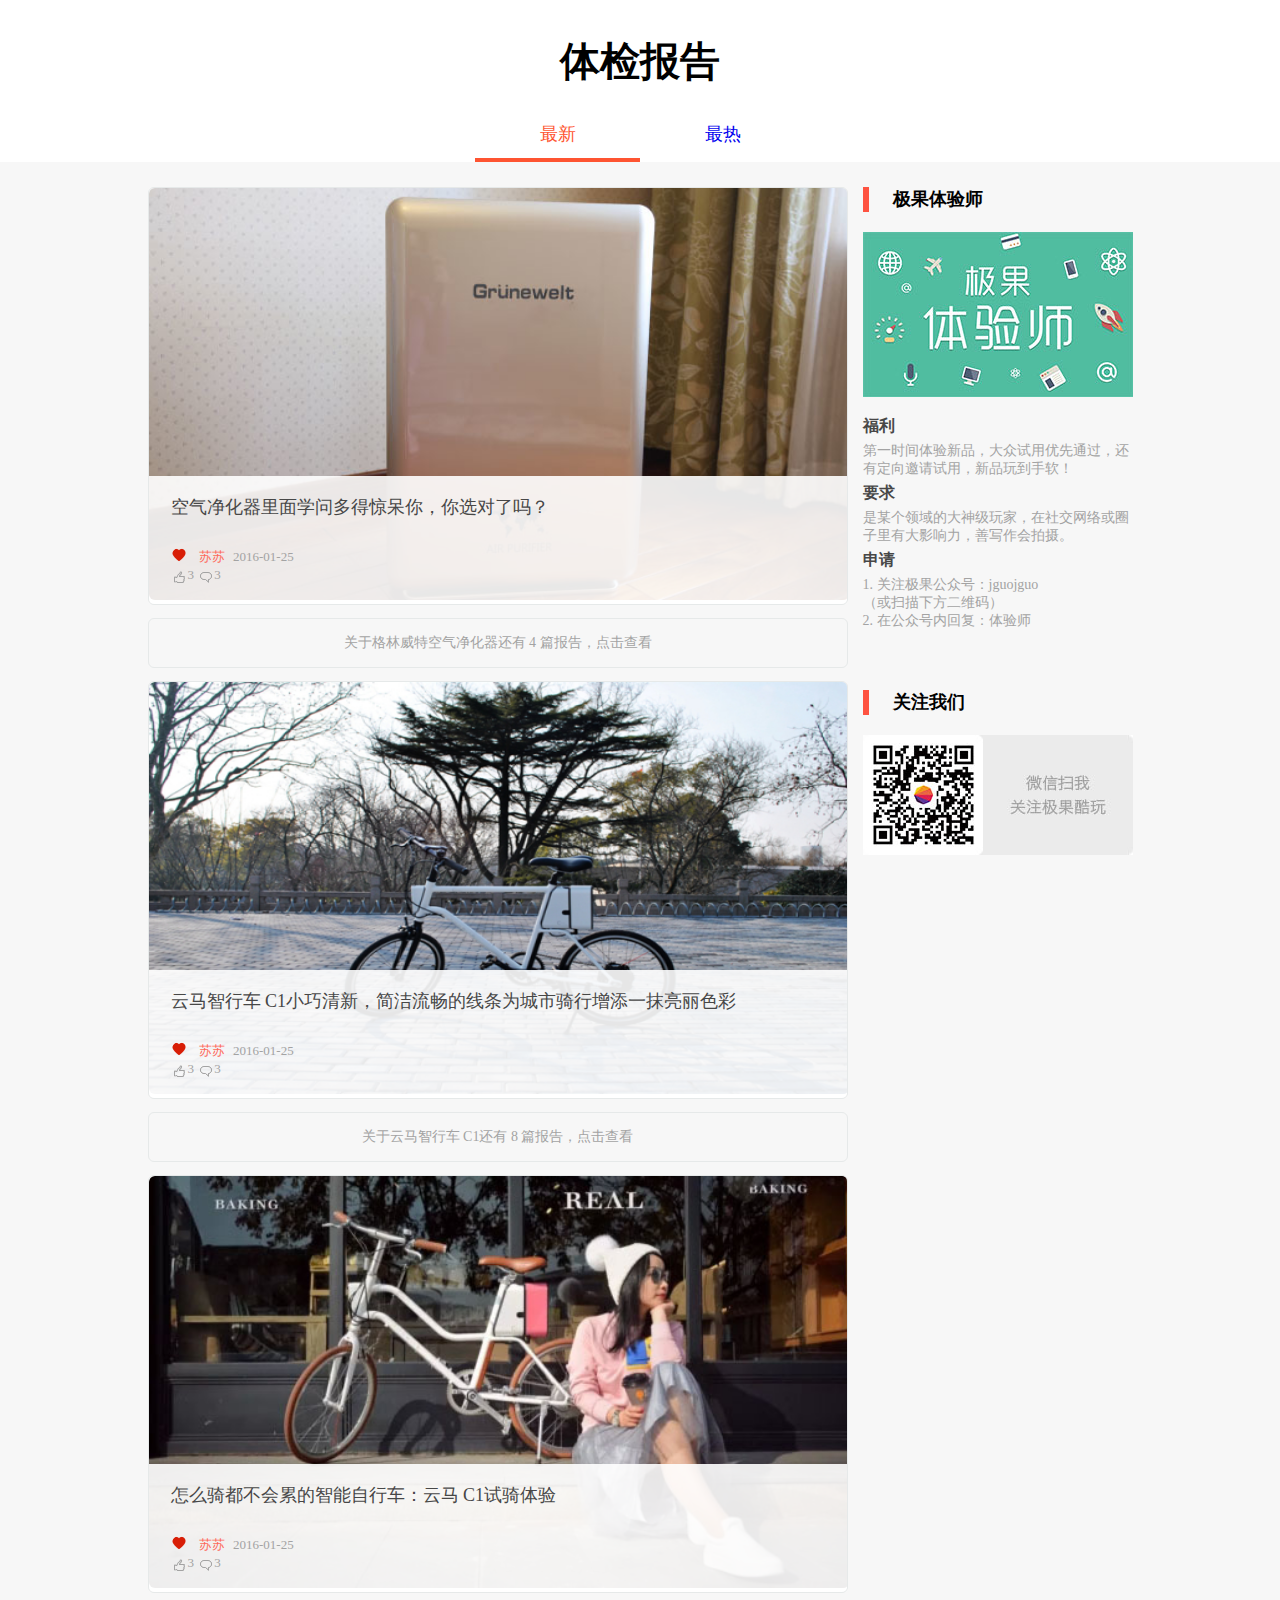
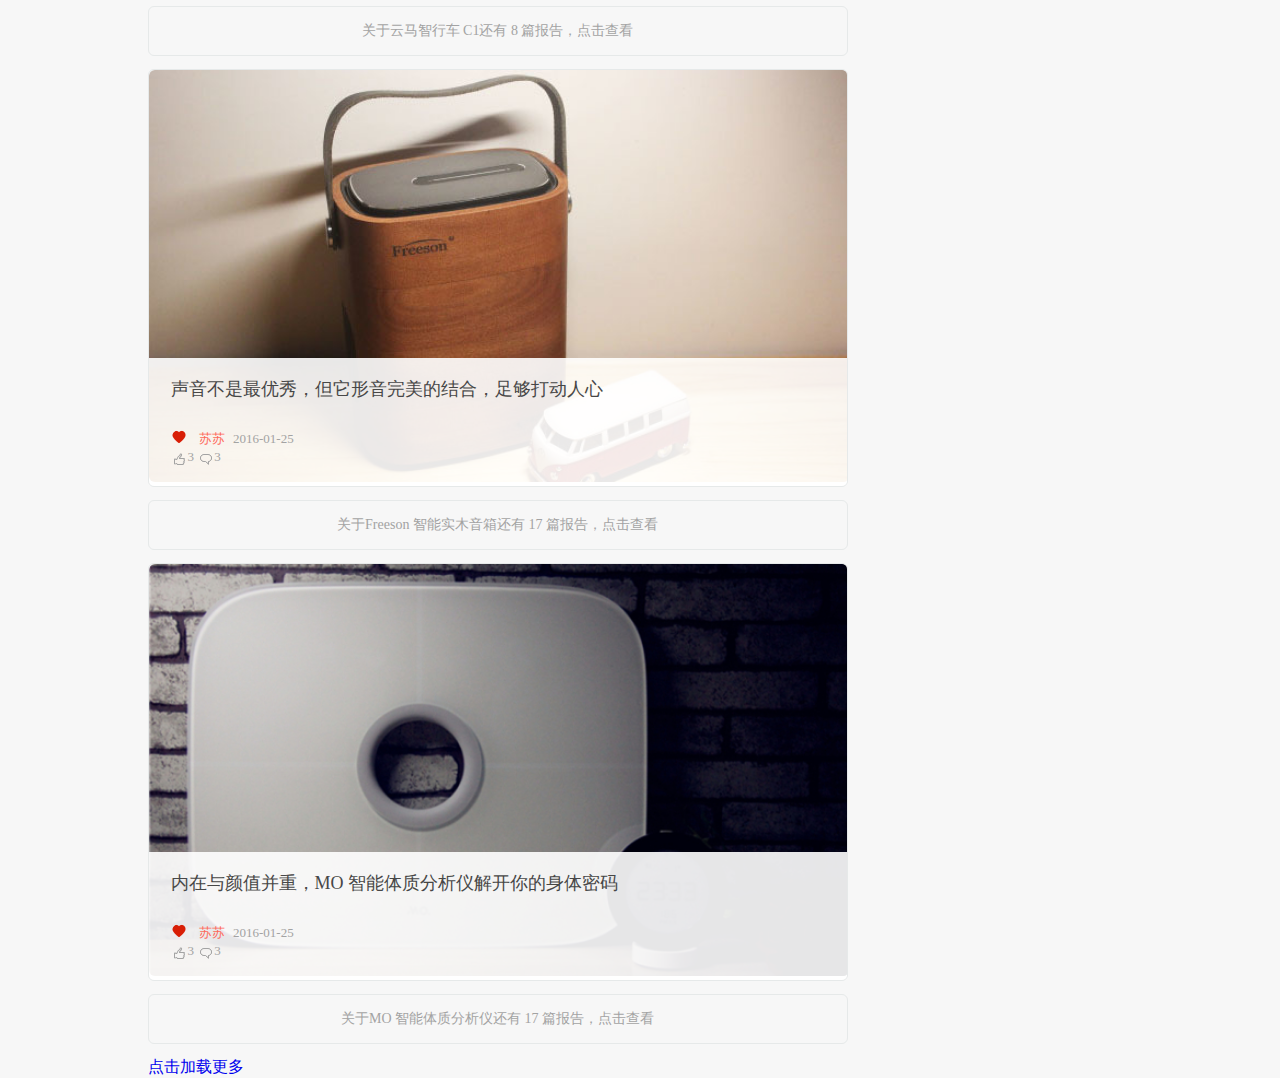
<file: report/report.html>
<!DOCTYPE html>
<html lang="en">

<head>
    <meta charset="UTF-8">
    <meta http-equiv="X-UA-Compatible" content="IE=edge">
    <meta name="viewport" content="width=device-width, initial-scale=1.0">
    <title>体检报告</title>
    <link rel="stylesheet" href="../css/report/about.css">
</head>

<body>
    <section class="wrap report-top">
        <h1>体检报告</h1>
        <nav class="report-nav">
            <a href="#" class="on">最新</a>
            <a href="#">最热</a>
        </nav>
    </section>
    <section class="report-box">
        <div class="wrap report pad25 fix">
            <div class="listInfo left">
                <ul id="myDiv">
                    <li>
                        <a href="#">
                            <img src="../img/bg1.jpg" width="700" height="412" />
                            <div class="info">
                                <p class="title">空气净化器里面学问多得惊呆你，你选对了吗？</p>
                                <div class="btm fix">
                                    <div class="userInfo left">
                                        <span class="avt"></span>
                                        <span class="name">苏苏</span>
                                        <span class="time">2016-01-25</span>
                                    </div>
                                    <div class="right icon">
                                        <span class="zan">3</span>
                                        <span class="look">3</span>
                                    </div>
                                </div>
                            </div>
                        </a>
                    </li>
                    <li>
                        <a href="#">
                            <div class="click-look">关于格林威特空气净化器还有 4 篇报告，点击查看</div>
                        </a>
                    </li>
                    <li>
                        <a href="#">
                            <img src="../img/bg2.jpg" width="700" height="412" />
                            <div class="info">
                                <p class="title">云马智行车 C1小巧清新，简洁流畅的线条为城市骑行增添一抹亮丽色彩</p>
                                <div class="btm fix">
                                    <div class="userInfo left">
                                        <span class="avt"></span>
                                        <span class="name">苏苏</span>
                                        <span class="time">2016-01-25</span>
                                    </div>
                                    <div class="right icon">
                                        <span class="zan">3</span>
                                        <span class="look">3</span>
                                    </div>
                                </div>
                            </div>
                        </a>
                    </li>
                    <li>
                        <a href="#">
                            <div class="click-look">关于云马智行车 C1还有 8 篇报告，点击查看</div>
                        </a>
                    </li>
                    <li>
                        <a href="../guid/detail.html">
                            <img src="../img/bg3.jpg" width="700" height="412" />
                            <div class="info">
                                <p class="title">怎么骑都不会累的智能自行车：云马 C1试骑体验</p>
                                <div class="btm fix">
                                    <div class="userInfo left">
                                        <span class="avt"></span>
                                        <span class="name">苏苏</span>
                                        <span class="time">2016-01-25</span>
                                    </div>
                                    <div class="right icon">
                                        <span class="zan">3</span>
                                        <span class="look">3</span>
                                    </div>
                                </div>
                            </div>
                        </a>
                    </li>
                    <li>
                        <a href="#">
                            <div class="click-look">关于云马智行车 C1还有 8 篇报告，点击查看</div>
                        </a>
                    </li>
                    <li>
                        <a href="#">
                            <img src="../img/bg4.jpg" width="700" height="412" />
                            <div class="info">
                                <p class="title">声音不是最优秀，但它形音完美的结合，足够打动人心</p>
                                <div class="btm fix">
                                    <div class="userInfo left">
                                        <span class="avt"></span>
                                        <span class="name">苏苏</span>
                                        <span class="time">2016-01-25</span>
                                    </div>
                                    <div class="right icon">
                                        <span class="zan">3</span>
                                        <span class="look">3</span>
                                    </div>
                                </div>
                            </div>
                        </a>
                    </li>
                    <li>
                        <a href="#">
                            <div class="click-look">关于Freeson 智能实木音箱还有 17 篇报告，点击查看</div>
                        </a>
                    </li>
                    <li>
                        <a href="#">
                            <img src="../img/bg5.jpg" width="700" height="412" />
                            <div class="info">
                                <p class="title">内在与颜值并重，MO 智能体质分析仪解开你的身体密码</p>
                                <div class="btm fix">
                                    <div class="userInfo left">
                                        <span class="avt"></span>
                                        <span class="name">苏苏</span>
                                        <span class="time">2016-01-25</span>
                                    </div>
                                    <div class="right icon">
                                        <span class="zan">3</span>
                                        <span class="look">3</span>
                                    </div>
                                </div>
                            </div>
                        </a>
                    </li>
                    <li>
                        <a href="#">
                            <div class="click-look">关于MO 智能体质分析仪还有 17 篇报告，点击查看</div>
                        </a>
                    </li>
                </ul>
                <div class="playMore">
                    <a href="javascript:void(0);" class="more-btn" id="report-btn">点击加载更多</a>
                </div>
            </div>
            <aside class="listR right">
                <div class="ty">
                    <h2 class="title">极果体验师</h2>
                    <figure class="imgBox"><img src="../img/tiyanImg.jpg" /></figure>
                    <div class="info">
                        <h5>福利</h5>
                        <p class="text">第一时间体验新品，大众试用优先通过，还有定向邀请试用，新品玩到手软！</p>
                        <h5>要求</h5>
                        <p class="text">是某个领域的大神级玩家，在社交网络或圈子里有大影响力，善写作会拍摄。</p>
                        <h5>申请</h5>
                        <p class="text">1. 关注极果公众号：jguojguo<br>（或扫描下方二维码）<br>2. 在公众号内回复：体验师</p>
                    </div>
                </div>
                <div class="guanzhu">
                    <h2 class="title">关注我们</h2>
                    <figure class="imgBox"><img src="../img/myCode.jpg" /></figure>
                </div>
            </aside>
        </div>
    </section>
</body>

</html>
</file>
<file: css/public_/header.css>
/* 头部 */
* {
  margin: 0;
  padding: 0;
  list-style: none;
  text-decoration: none;
}
.username{
  font-size: 12px;
  
}
.header {
  width: 100%;
  height: 76px;
  border-bottom: 1px solid #cecfcf;
  box-shadow: 0 0 5px #cecfcf inset;
}
.header > div {
  width: 70%;
  height: 100%;
  margin: 0 auto;
  display: flex;
}
.header > div > div:nth-of-type(1) {
  width: 15%;
}
.header > div > div:nth-of-type(1) > a > img {
  margin-top: 10px;
  width: 81%;
  cursor: pointer;
}
.header > div > div:nth-of-type(1) > a > img:hover {
  animation: logo 0.8s ease-in-out infinite;
}
@keyframes logo {
  100% {
    opacity: 0.5;
  }
}
.header > div > div:nth-of-type(2) {
  width: 65%;
  justify-content: flex-start;
}
.header > div > div:nth-of-type(2) > ul {
  width: 100%;
  display: flex;
  line-height: 76px;
  padding-left: 25px;
  box-sizing: border-box;
  justify-content: flex-start;
}
.header > div > div:nth-of-type(2) > ul > li {
  width: 15%;
  font-size: 20px;
}
.header > div > div:nth-of-type(2) > ul > li > a {
  color: #333;
}
.header > div > div:nth-of-type(2) > ul > li > a:hover {
  color: #fe5341;
}
.header > div > div:nth-of-type(2) > ul .ac {
  color: #fe5341;
}
.header > div > div:nth-of-type(3) {
  width: 20%;
  display: flex;
}
.header > div > div:nth-of-type(3) > div {
  flex: 1;
}
.header > div > div:nth-of-type(3) > div:nth-of-type(1) {
  position: relative;
}
.header > div > div:nth-of-type(3) > div:nth-of-type(1) > a > img {
  position: absolute;
  top: 31px;
  left: 53px;
  transition: all 0.08s ease;
}
.header > div > div:nth-of-type(3) > div:nth-of-type(1) > a > img:hover {
  transform: scale(1.2);
}
.header > div > div:nth-of-type(3) > div:nth-of-type(2) {
  padding-top: 25px;
  box-sizing: border-box;
}
.header > div > div:nth-of-type(3) > div:nth-of-type(2) > a {
  display: inline-block;
  width: 50%;
  height: 30px;
  text-align: center;
  line-height: 30px;
  border-radius: 3px;
  color: #fe5341;
  border: 1px #fe5341 solid;
  display: block;
}
.header > div > div:nth-of-type(3) > div:nth-of-type(2) > a:hover {
  color: white;
  background-color: #fe5341;
}
</file>
<file: css/public_/footer.css>
/* 尾部 */
* {
  margin: 0;
  padding: 0;
  list-style: none;
  text-decoration: none;
}
footer {
  width: 100%;
  height: 350px;
  padding-top: 40px;
  background-color: #505050;
  /*  // 版心80% */
}
footer .footer_main {
  width: 70%;
  height: 300px;
  margin: 0 auto;
  display: flex;
  flex-direction: row;
  justify-content: space-between;
}
footer .footer_main > li {
  flex: 1;
  margin-right: 10px;
  margin-left: 10px;
}
footer .footer_main > li > img {
  width: 100%;
  box-sizing: border-box;
}
footer .footer_main > li > .top {
  width: 100%;
  color: #FFF;
  padding-top: 10px;
  height: 60px;
  box-sizing: border-box;
  line-height: 30px;
}
footer .footer_main > li .text {
  width: 100%;
  box-sizing: border-box;
  height: 240px ;
  font-size: 13px;
  color: #a3a3a3;
}
footer .footer_main > li .text > li {
  height: 20px;
  line-height: 20px;
  display: flex;
  padding-right: 30px;
}
footer .footer_main > li .text > li > span {
  flex: 1;
}
footer .footer_main > li:nth-of-type(2) {
  text-align: center;
  flex: 0.8;
}
footer .footer_main > li:nth-of-type(2) .title {
  width: 100%;
  height: 80px;
}
footer .footer_main > li:nth-of-type(2) .title > img {
  padding: 10px;
  width: 90%;
}
footer .footer_main > li:nth-of-type(2) p {
  color: #a3a3a3;
  height: 40px;
  font-size: 12px;
  line-height: 20px;
}
footer .footer_main > li:nth-of-type(3) {
  flex: 0.8;
}
footer .footer_main > li:last-of-type .text li {
  padding-right: 0;
}
footer > p {
  text-align: center;
  line-height: 30px;
  font-size: 13px;
  width: 100%;
  height: 50px;
  color: #a3a3a3;
}
</file>
<file: css/detail/detail.css>
* {
  margin: 0;
  padding: 0;
  list-style: none;
  text-decoration: none;
}
.box {
  display: flex;
  background: #f7f7f7;
  color: #333;
  justify-content: space-around;
}
.box .wrap {
  width: 1000px;
  margin: 0 auto;
}
.box .wrap .bread {
  display: block;
  color: #a3a3a3;
  height: 50px;
  line-height: 50px;
}
.box .wrap .bread a {
  color: #a3a3a3;
  background-color: transparent;
  text-decoration: none;
}
.box .wrap .detail {
  display: block;
}
.box .wrap .detail .listInfo {
  width: 700px;
  border-radius: 6px;
  margin-bottom: 25px;
  float: left;
  background-color: #fff;
}
.box .wrap .detail .listInfo .top-info {
  padding: 24px;
  border-bottom: 1px solid #e0e0e0;
}
.box .wrap .detail .listInfo .top-info h1 {
  font-size: 26px;
  padding-bottom: 15px;
}
.box .wrap .detail .listInfo .top-info .btm {
  color: #a3a3a3;
}
.box .wrap .detail .listInfo .top-info .btm .userInfo .avt {
  width: 20px;
  height: 20px;
  border-radius: 50%;
  background: url(../../img/tx.jpg) no-repeat;
}
.box .wrap .detail .listInfo .top-info .btm .userInfo span {
  display: inline-block;
  margin-right: 5px;
}
.box .wrap .detail .listInfo .top-info .btm .right {
  float: right;
}
.box .wrap .detail .listInfo .top-info .fix:after {
  height: 0;
  display: block;
  visibility: hidden;
  clear: both;
  content: "";
}
.box .wrap .detail .listInfo .article {
  font-size: 14px;
  line-height: 23px;
  padding: 19px 24px 20px;
}
.box .wrap .detail .listInfo .article .f16 {
  font-size: 16px;
  text-align: center;
}
.box .wrap .detail .listInfo .article img {
  max-width: 100%;
  margin: 0 auto;
}
.box .wrap .detail .listInfo .article-btm {
  padding: 35px 0 35px 20px;
  font-size: 14px;
}
.box .wrap .detail .listInfo .article-btm li {
  border: medium none;
  margin: 0;
}
.box .wrap .detail .listR {
  width: 270px;
  float: right;
}
.box .wrap .detail .listR .detailFeel {
  width: 100%;
  float: left;
  background: #fff;
  height: 108px;
  border-radius: 6px;
  font-size: 14px;
  border: 1px solid #ebeaea;
  box-shadow: 0 1px 1px 1px #eee;
}
.box .wrap .detail .listR .detailFeel dd {
  background: #fff;
  float: left;
  width: 50%;
  height: 108px;
  display: table;
  text-align: center;
  box-sizing: border-box;
}
.box .wrap .detail .listR .detailFeel dd dd:first-child {
  border-right: 1px solid #ebeaea;
}
.box .wrap .detail .listR .detailFeel dd a {
  display: table-cell;
  width: 100%;
  height: 108px;
  vertical-align: middle;
}
.box .wrap .detail .listR .detailFeel dd a:hover {
  color: #fe5341;
}
.box .wrap .detail .listR .detailFeel dd a:before {
  background: url(../../img/xinRedo.png) no-repeat center center;
  width: 100%;
  height: 26px;
  margin-bottom: 8px;
  content: '';
  display: block;
}
.box .wrap .detail .listR .detailFeel dd a:hover:before {
  background-image: url(../../img/xinRedh.png);
}
.box .wrap .detail .listR .detailFeel dd:last-child a:before {
  background: url(../../img/share_yj1.png) no-repeat center center;
}
.box .wrap .detail .listR .detailFeel dd:last-child a:hover:before {
  background-image: url(../../img/shareh_yj1.png);
}
</file>
<file: css/login/about.css>
* {
  margin: 0;
  padding: 0;
  list-style: none;
  text-decoration: none;
}
.regMain {
  margin: 0 auto;
  width: 70%;
  padding-bottom: 35px;
  padding-top: 25px;
}
.regBox {
  border-radius: 8px;
  box-sizing: border-box;
  border: 1px #d7d7d7 solid;
  background: #fff;
}
.regBox .title {
  position: relative;
  padding: 20px 0 20px 25px;
  font-size: 20px;
}
.regBox .title:after {
  background: #fe5341;
  content: "";
  position: absolute;
  display: block;
  width: 6px;
  height: 25px;
  left: 0;
  top: 24px;
}
.regForm {
  width: 400px;
  margin: 50px auto 150px;
}
.regForm p {
  margin-top: 27px;
}
.regForm #password {
  width: 100%;
}
.regForm p:nth-child(2),
.regForm p:nth-child(3) {
  position: relative;
}
.regForm p:nth-child(2) input,
.regForm p:nth-child(3) input {
  width: 245px;
  background: #f7f7f7;
  color: #a3a3a3;
}
.regForm p:nth-child(2) img,
.regForm p:nth-child(3) img,
.regForm p:nth-child(2) .getCode,
.regForm p:nth-child(3) .getCode {
  position: absolute;
  bottom: 0;
  right: 0;
}
.regForm p:nth-child(2) .getCode,
.regForm p:nth-child(3) .getCode {
  display: block;
  box-sizing: border-box;
  width: 132px;
  height: 50px;
  line-height: 50px;
  border: 1px #a3a3a3 solid;
  border-radius: 10px;
  font-size: 16px;
  text-align: center;
  color: #a3a3a3;
}
.regForm input {
  height: 50px;
  padding-left: 10px;
  width: 100%;
  box-sizing: border-box;
  font-size: 16px;
  border: 1px #eee solid;
  border-radius: 10px;
}
.regForm input:required:valid {
  border: 1px #eee solid;
}
.regForm .right {
  margin-left: 4px;
  margin-bottom: 20px;
  position: relative;
}
.regForm .rember {
  width: 16px;
  height: 16px;
  position: absolute;
  left: 4px;
  top: 4px;
}
.regForm button {
  border: medium none;
  width: 100%;
  cursor: pointer;
  height: 50px;
  text-align: center;
  line-height: 50px;
  font-size: 20px;
  border-radius: 10px;
  background: #fe5341;
  color: #fff;
}
.regForm button:hover {
  background: #fd301b;
}
</file>
<file: css/register/about.css>
* {
  margin: 0;
  padding: 0;
  list-style: none;
  text-decoration: none;
}
.regMain {
  margin: 0 auto;
  width: 70%;
  padding-bottom: 35px;
  padding-top: 25px;
}
.regBox {
  border-radius: 8px;
  box-sizing: border-box;
  border: 1px #d7d7d7 solid;
  background: #fff;
}
.regBox .title {
  position: relative;
  padding: 20px 0 20px 25px;
  font-size: 20px;
}
.regBox .title:after {
  background: #fe5341;
  content: "";
  position: absolute;
  display: block;
  width: 6px;
  height: 25px;
  left: 0;
  top: 24px;
}
.regForm {
  width: 400px;
  margin: 50px auto 150px;
}
.regForm p {
  margin-top: 27px;
}
.regForm p:nth-child(2),
.regForm p:nth-child(3) {
  position: relative;
}
.regForm p:nth-child(2) input,
.regForm p:nth-child(3) input {
  width: 245px;
  background: #f7f7f7;
  color: #a3a3a3;
}
.regForm p:nth-child(2) img,
.regForm p:nth-child(3) img,
.regForm p:nth-child(2) .getCode,
.regForm p:nth-child(3) .getCode {
  position: absolute;
  bottom: 0;
  right: 0;
}
.regForm p:nth-child(2) .getCode,
.regForm p:nth-child(3) .getCode {
  display: block;
  box-sizing: border-box;
  width: 132px;
  height: 50px;
  line-height: 50px;
  border: 1px #a3a3a3 solid;
  border-radius: 10px;
  font-size: 16px;
  text-align: center;
  color: #a3a3a3;
}
.regForm input {
  height: 50px;
  padding-left: 10px;
  width: 100%;
  box-sizing: border-box;
  font-size: 16px;
  border: 1px #eee solid;
  border-radius: 10px;
}
.regForm input:required:valid {
  border: 1px #eee solid;
}
.regForm button {
  border: medium none;
  width: 100%;
  cursor: pointer;
  height: 50px;
  text-align: center;
  line-height: 50px;
  font-size: 20px;
  border-radius: 10px;
  background: #fe5341;
  color: #fff;
}
.regForm button:hover {
  background: #fd301b;
}
</file>
<file: css/report/about.css>
* {
  margin: 0;
  padding: 0;
  list-style: none;
  text-decoration: none;
}
.report-top h1 {
  text-align: center;
  padding: 34px 0 30px;
  font-size: 40px;
}
.report-top .report-nav {
  text-align: center;
  line-height: 1.7;
  font-size: 0;
}
.report-top .report-nav a {
  display: inline-block;
  padding-bottom: 12px;
  width: 165px;
  font-size: 18px;
}
.report-top .report-nav .on {
  border-bottom: 4px #fe5431 solid;
  padding-bottom: 8px;
  color: #fe5431;
}
.report-box {
  width: 100%;
  padding-top: 25px;
  background: #f7f7f7;
}
.report-box .wrap {
  width: 1000px;
  text-align: left;
  margin: 0 auto;
  display: flex;
  justify-content: space-around;
}
.report-box .listInfo {
  width: 700px;
}
.report-box .listInfo li {
  border-radius: 6px;
  border: 1px solid #e6e9e9;
  margin-bottom: 13px;
  position: relative;
  overflow: hidden;
}
.report-box .listInfo li a {
  display: block;
}
.report-box .listInfo li .info {
  background: rgba(255, 255, 255, 0.9);
  position: absolute;
  left: 0;
  bottom: 0;
  width: 100%;
  box-sizing: border-box;
  padding: 10px 22px;
}
.report-box .listInfo li .title {
  color: #474747;
  font-size: 18px;
  padding: 9px 0 12px;
  font-weight: normal;
}
.report-box .listInfo li img {
  border-radius: 6px;
}
.report-box .listInfo li .btm {
  font-size: 13px;
  padding: 16px 0 11px;
}
.report-box .listInfo li .btm .icon {
  color: #a3a3a3;
}
.report-box .listInfo li .btm .icon span {
  display: inline-block;
  padding-left: 14px;
  margin-left: 3px;
}
.report-box .listInfo li .btm .icon .zan {
  background: url(../../img/zan.png) no-repeat left 4px;
}
.report-box .listInfo li .btm .icon .look {
  background: url(../../img/reply.png) no-repeat left 4px;
}
.report-box .listInfo .click-look {
  color: #a3a3a3;
  text-align: center;
  height: 48px;
  line-height: 48px;
  font-size: 14px;
}
.report-box .listInfo .userInfo span {
  display: inline-block;
  vertical-align: middle;
  margin-right: 5px;
}
.report-box .listInfo .userInfo .avt {
  background: url(../../img/aixin.png) no-repeat;
  width: 20px;
  height: 20px;
  border-radius: 50%;
}
.report-box .listInfo .userInfo .name {
  color: #fe695a;
}
.report-box .listInfo .userInfo .time {
  color: #a3a3a3;
}
.report-box .listR {
  width: 270px;
}
.report-box .listR .title {
  position: relative;
  font-size: 18px;
  height: 25px;
  line-height: 25px;
  padding-left: 30px;
}
.report-box .listR .title:after {
  position: absolute;
  content: "";
  display: block;
  width: 6px;
  height: 25px;
  left: 0;
  top: 0;
  background: #fe5341;
}
.report-box .listR .imgBox {
  margin-top: 20px;
}
.report-box .listR .info {
  margin: 10px 0 20px;
}
.report-box .listR .info h5 {
  font-size: 16px;
  padding: 5px 0;
  color: #474747;
}
.report-box .listR .info .text {
  font-size: 14px;
  color: #a3a3a3;
}
.report-box .listR .guanzhu {
  padding-top: 40px;
}
.bread a {
  color: #a3a3a3;
  height: 50px;
  line-height: 50px;
}
figure {
  padding: 0;
  margin: 0;
}
</file>
